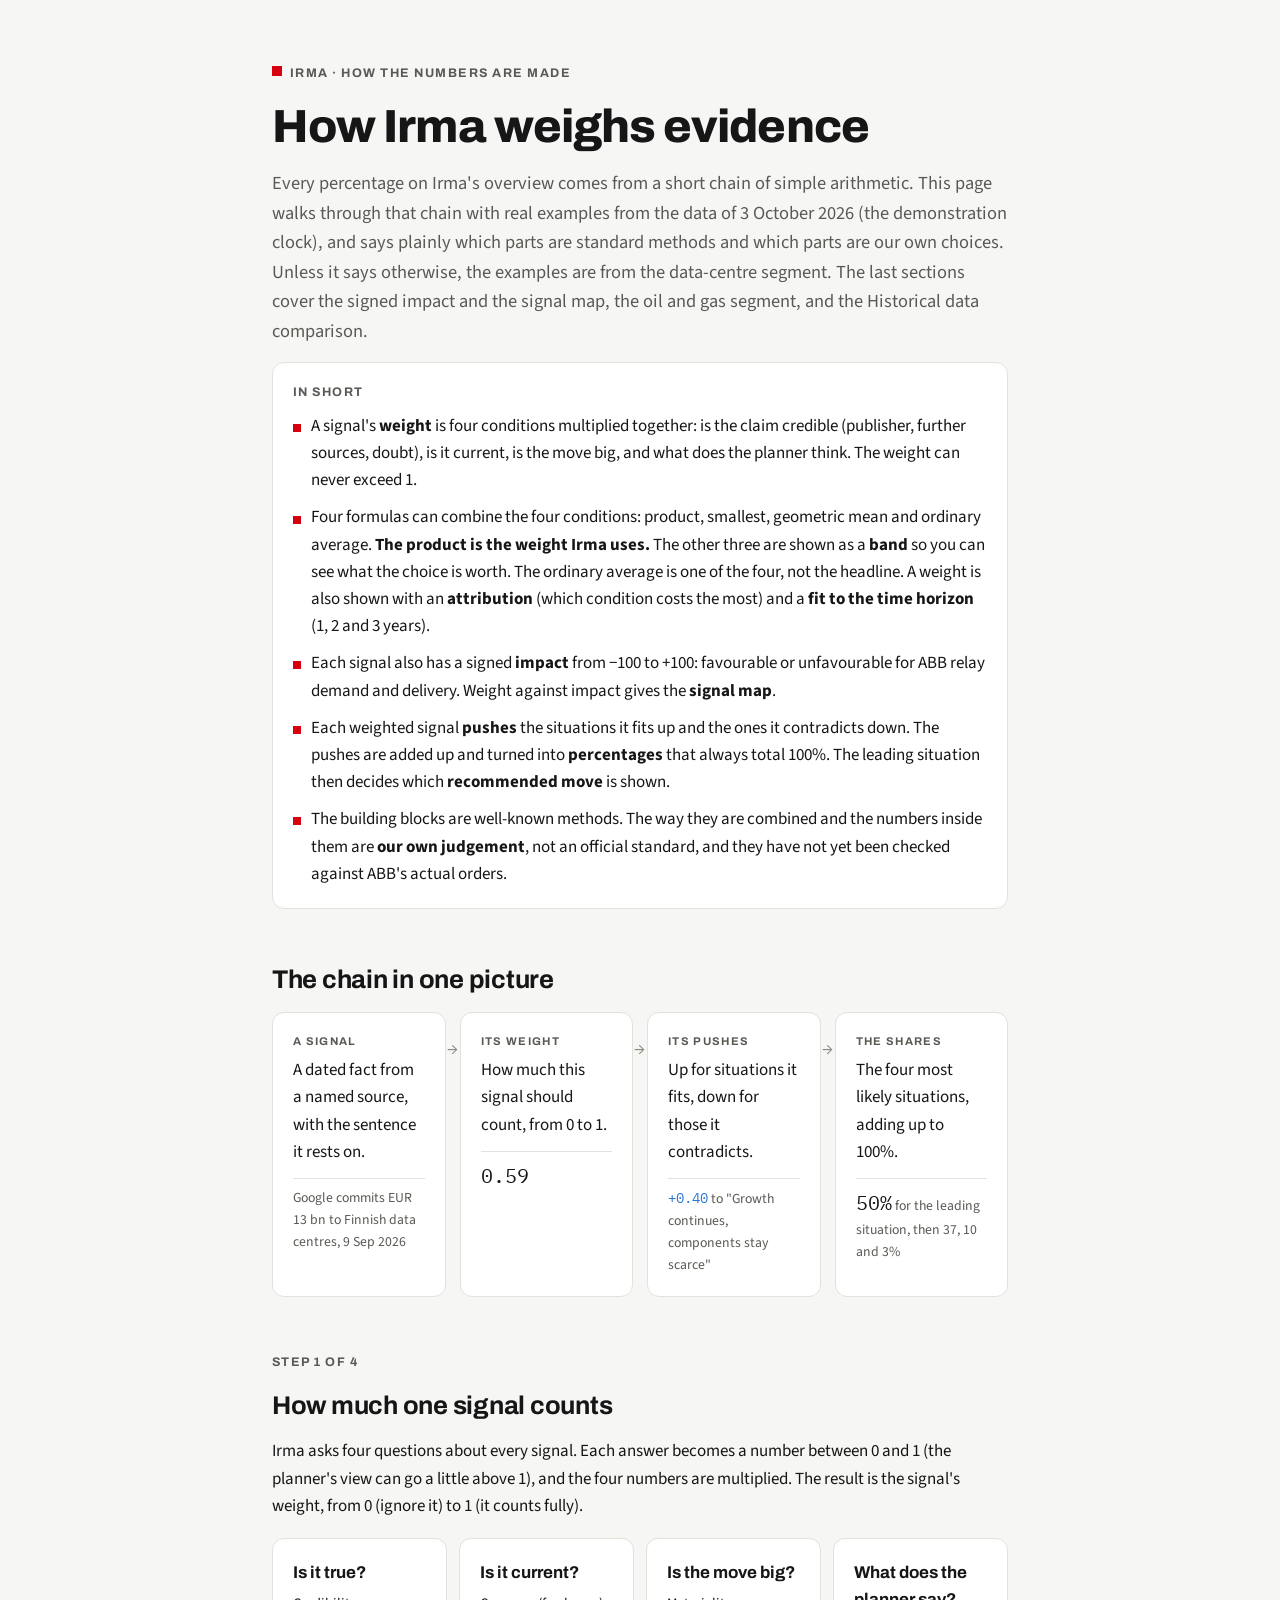
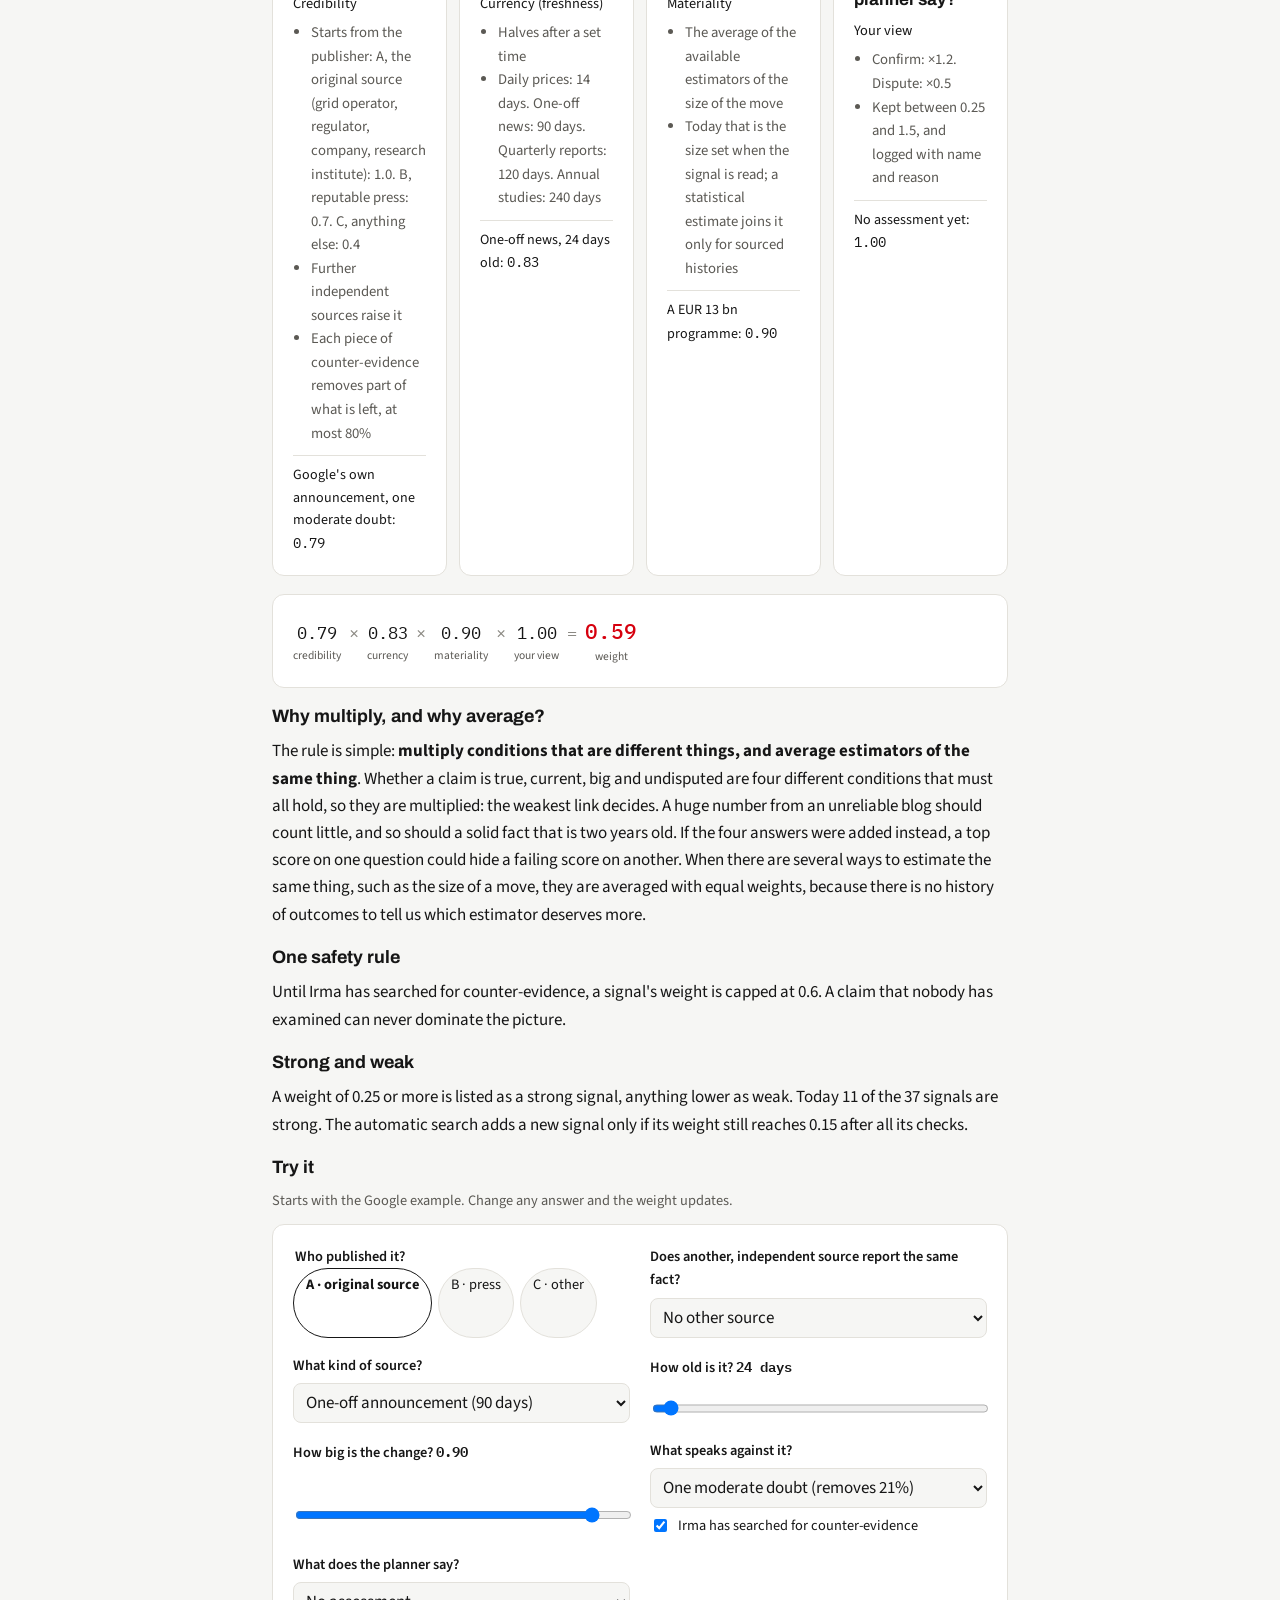
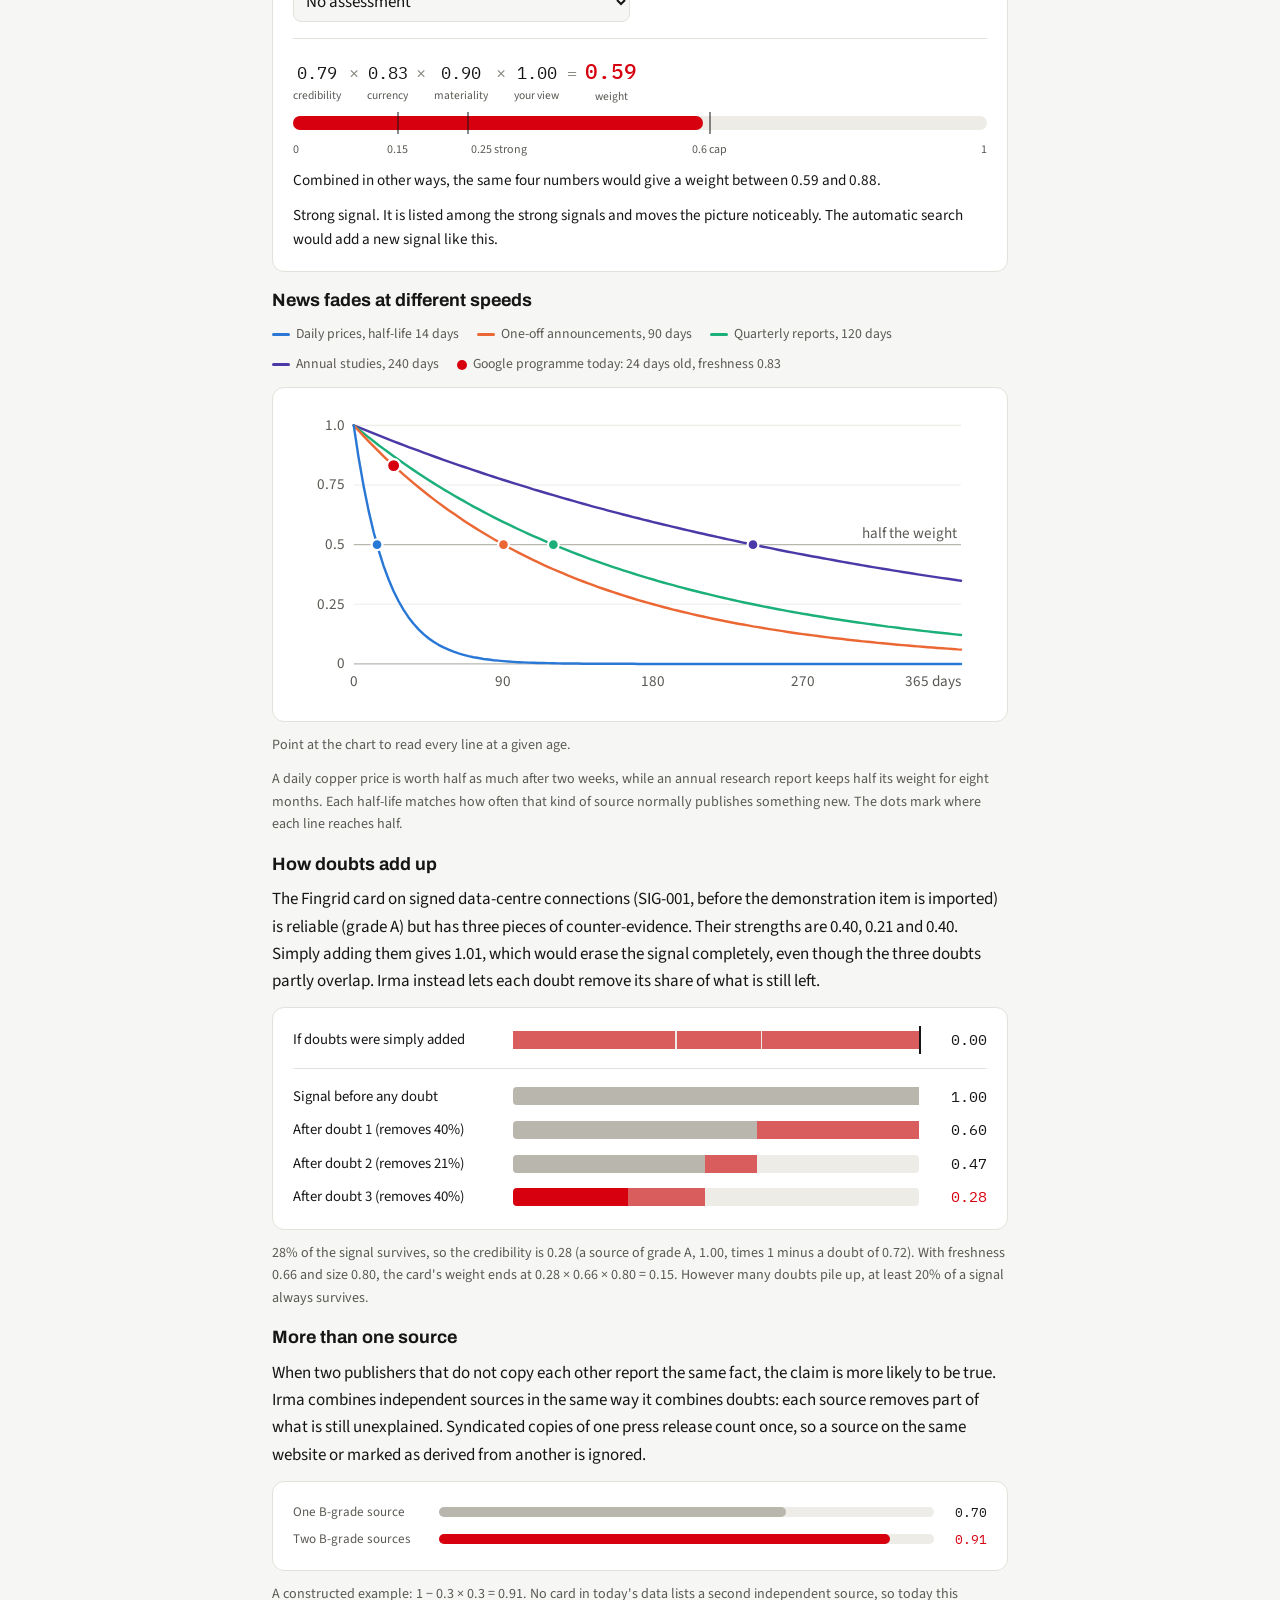
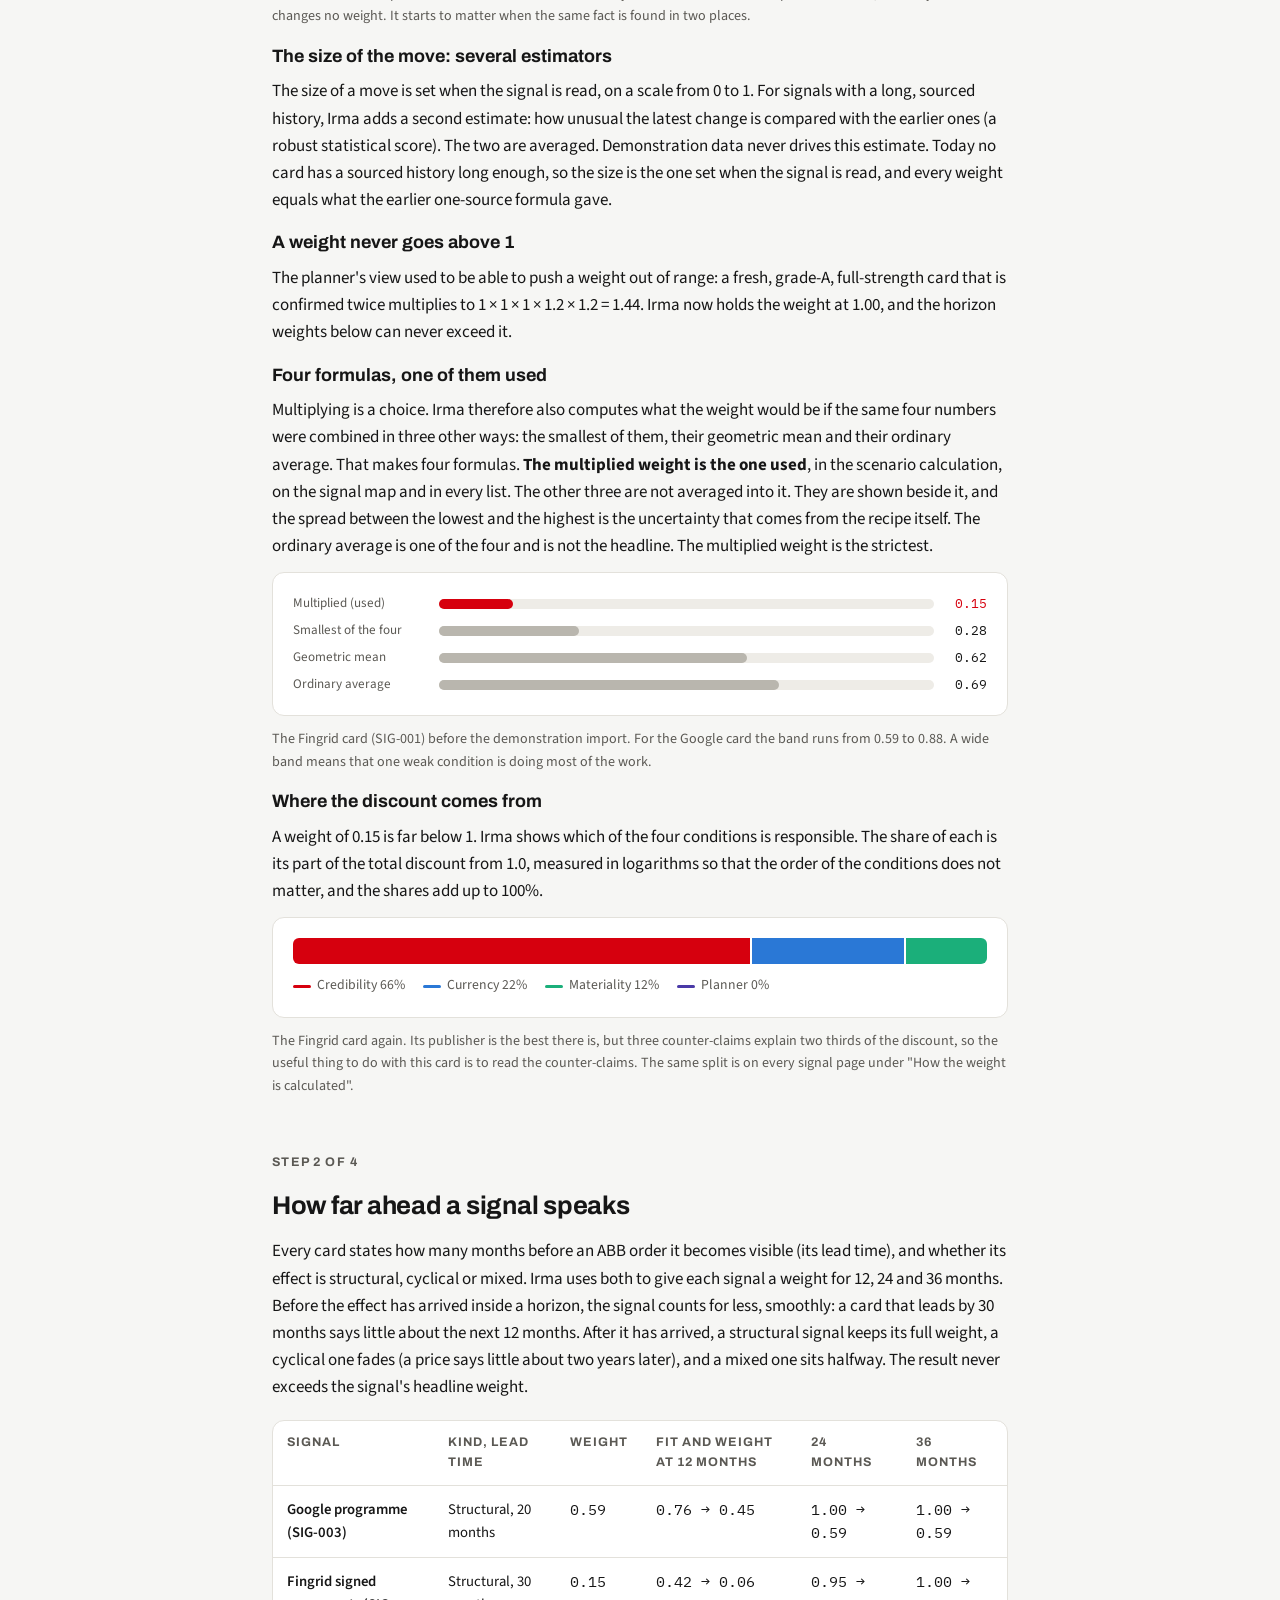
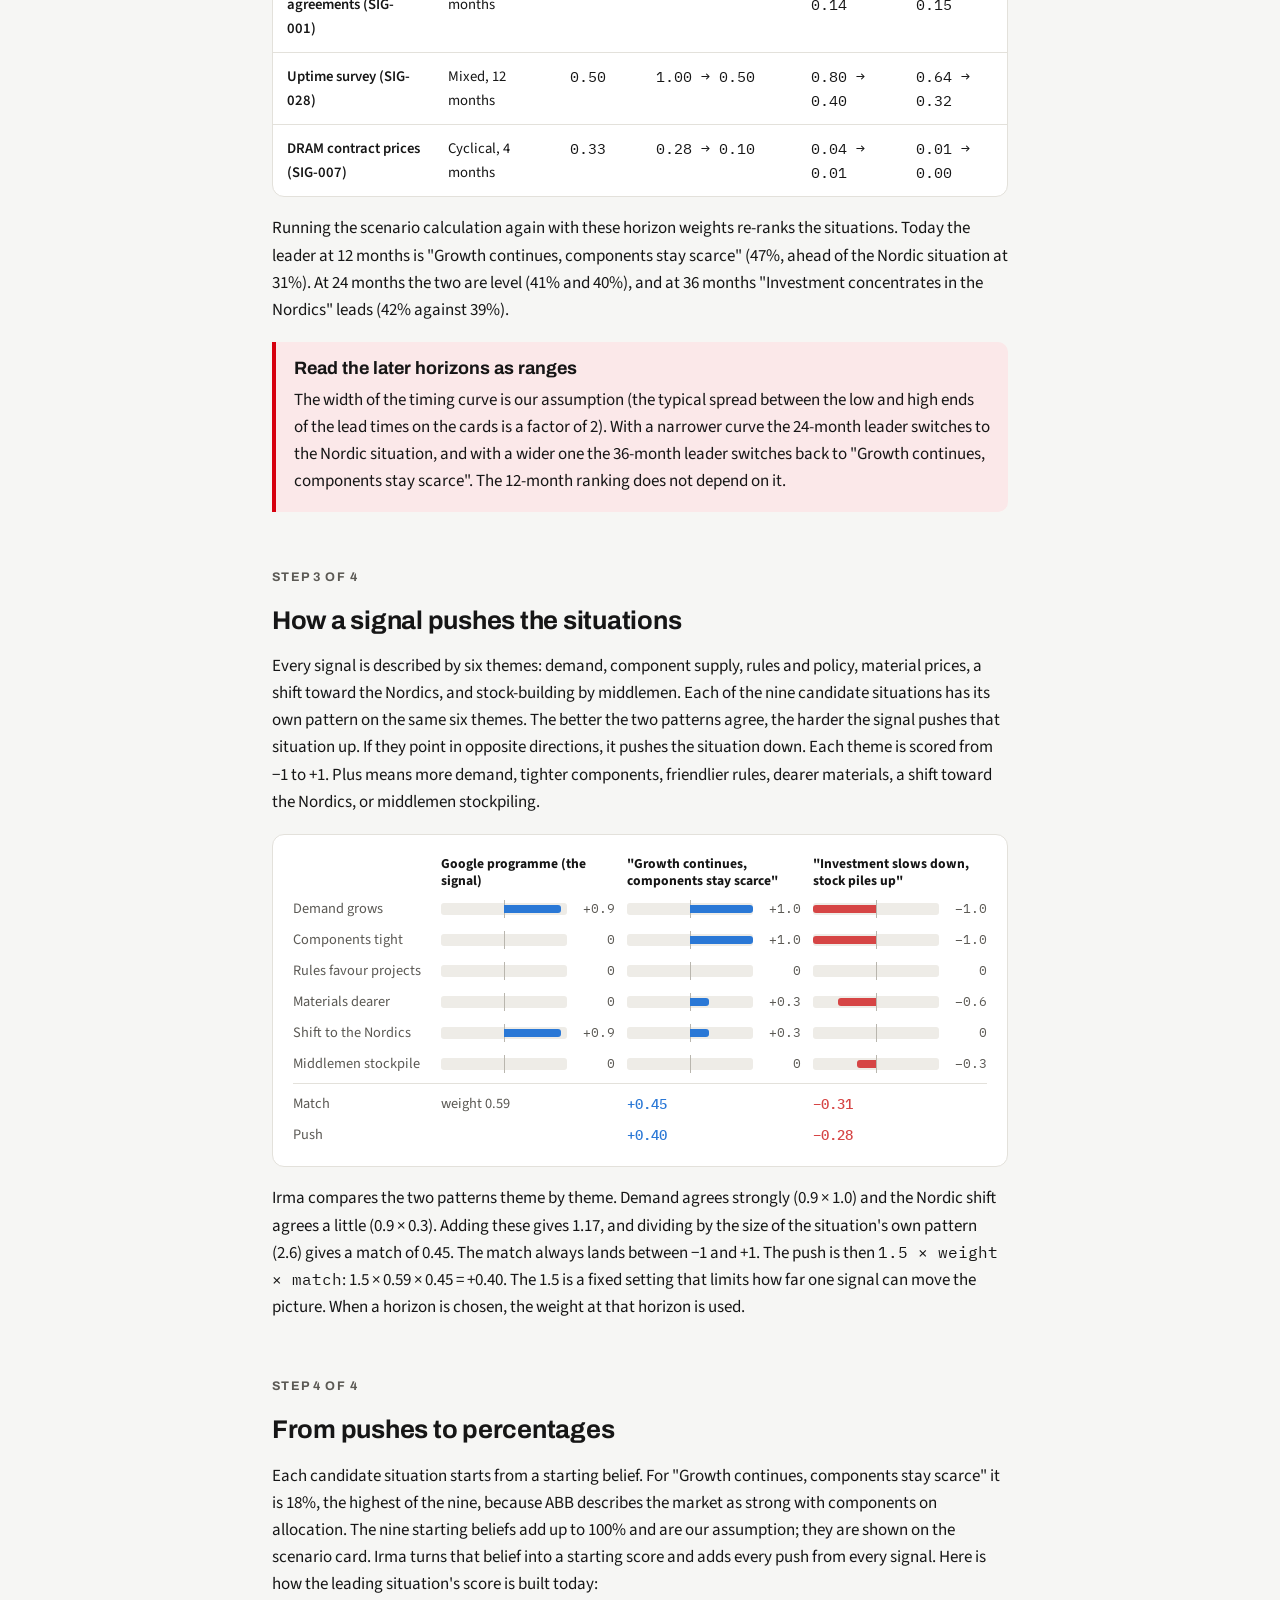
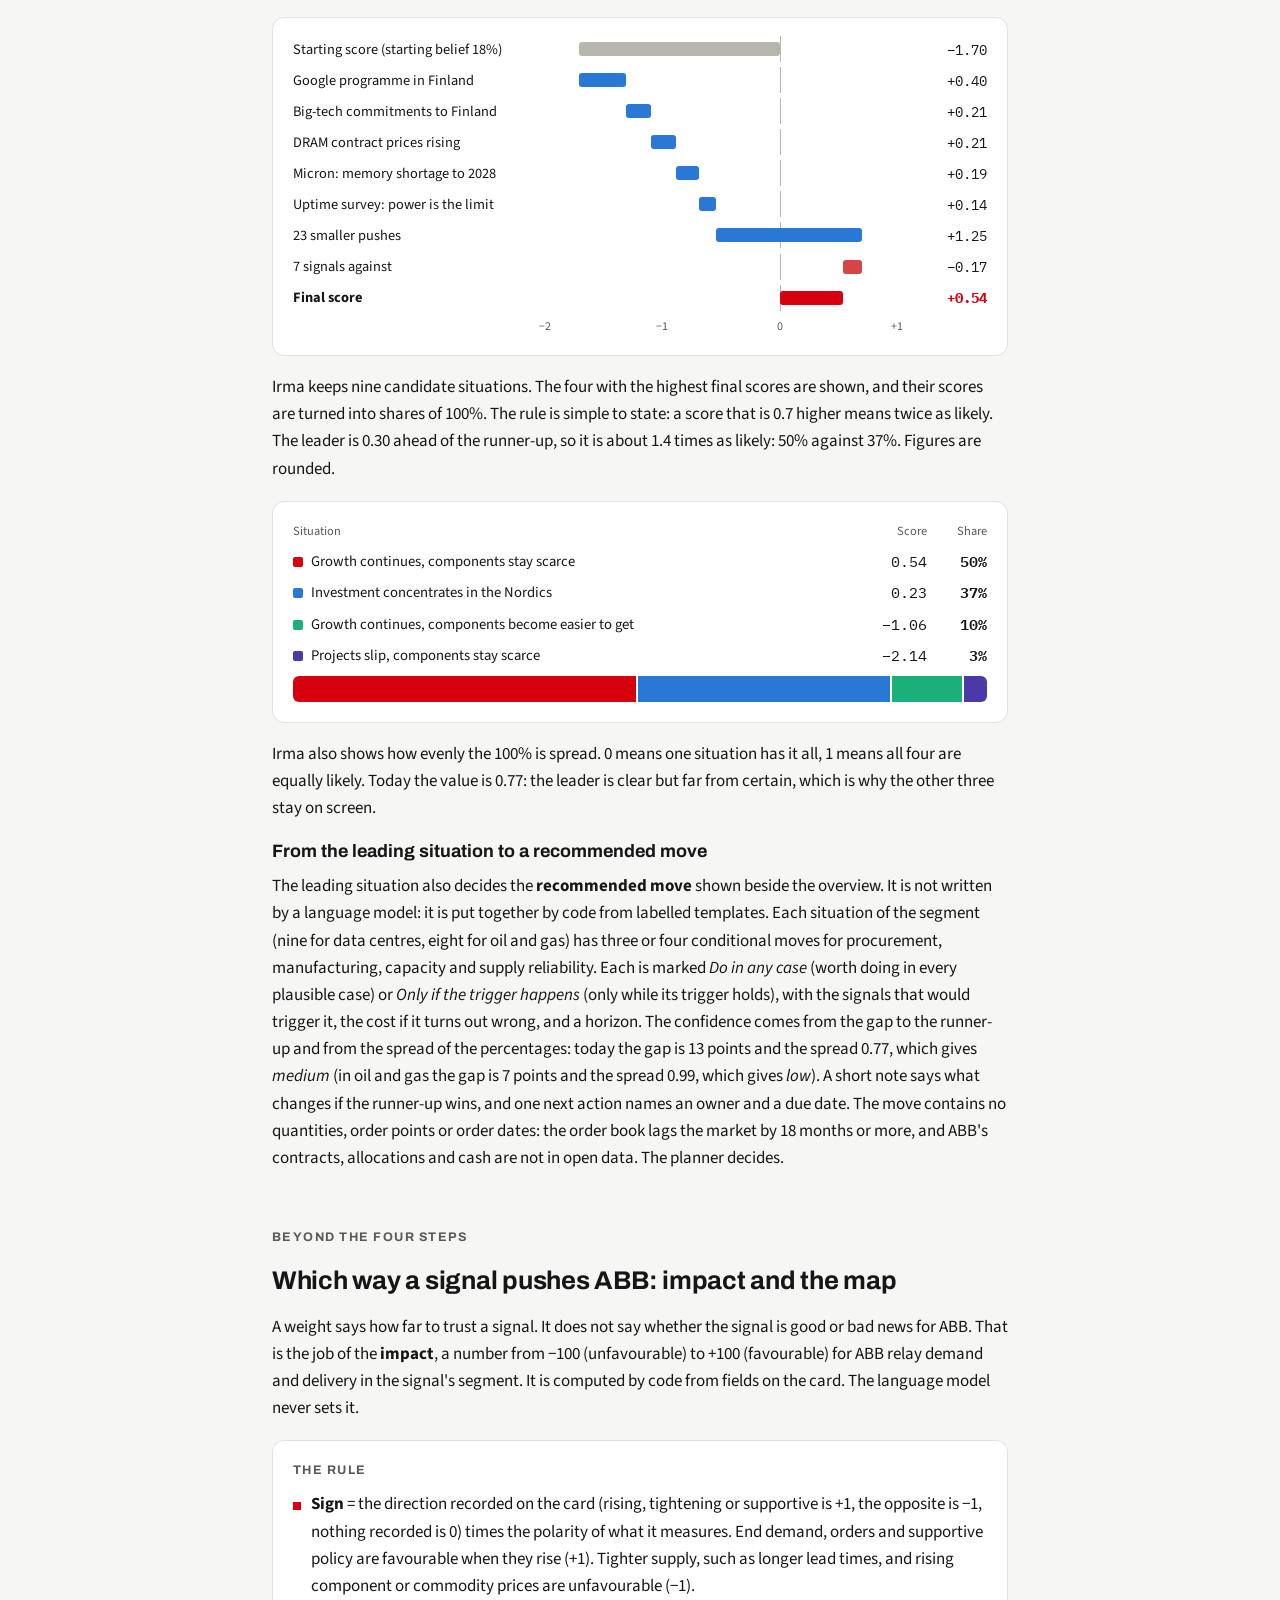
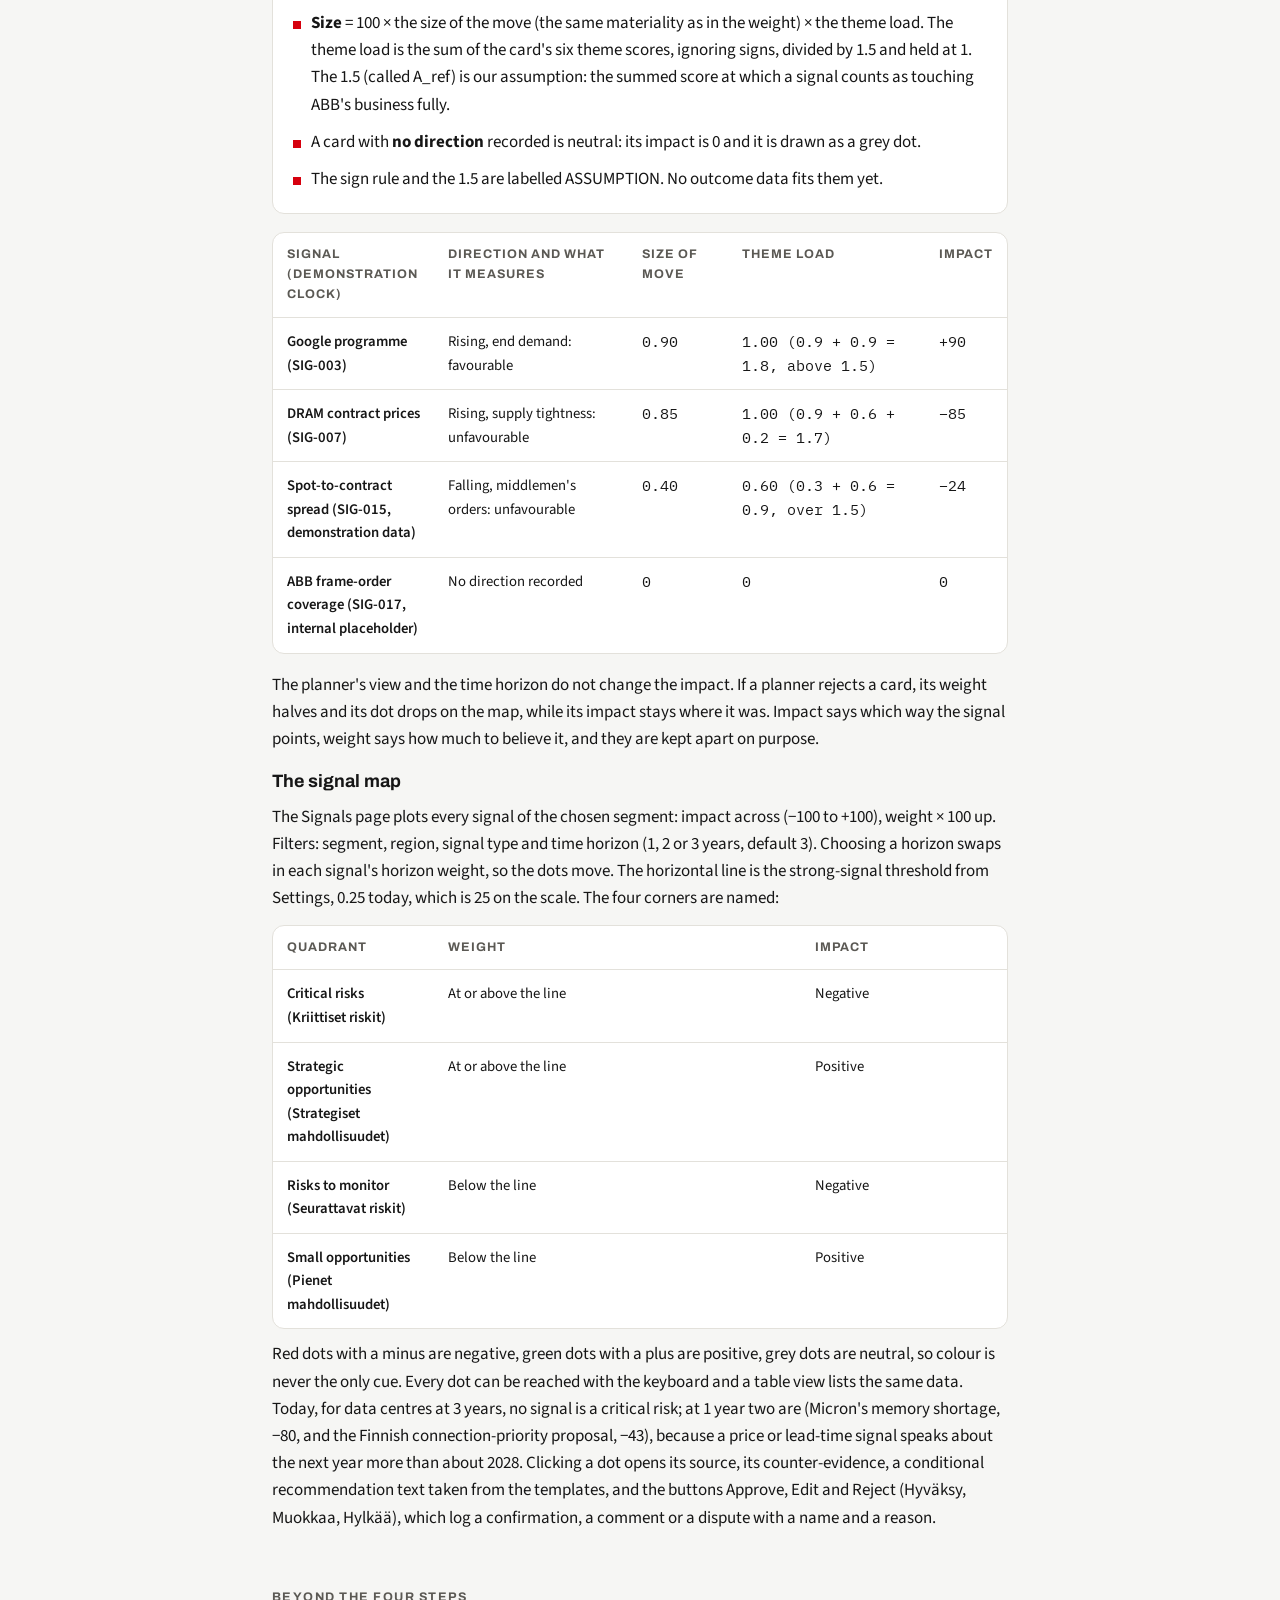
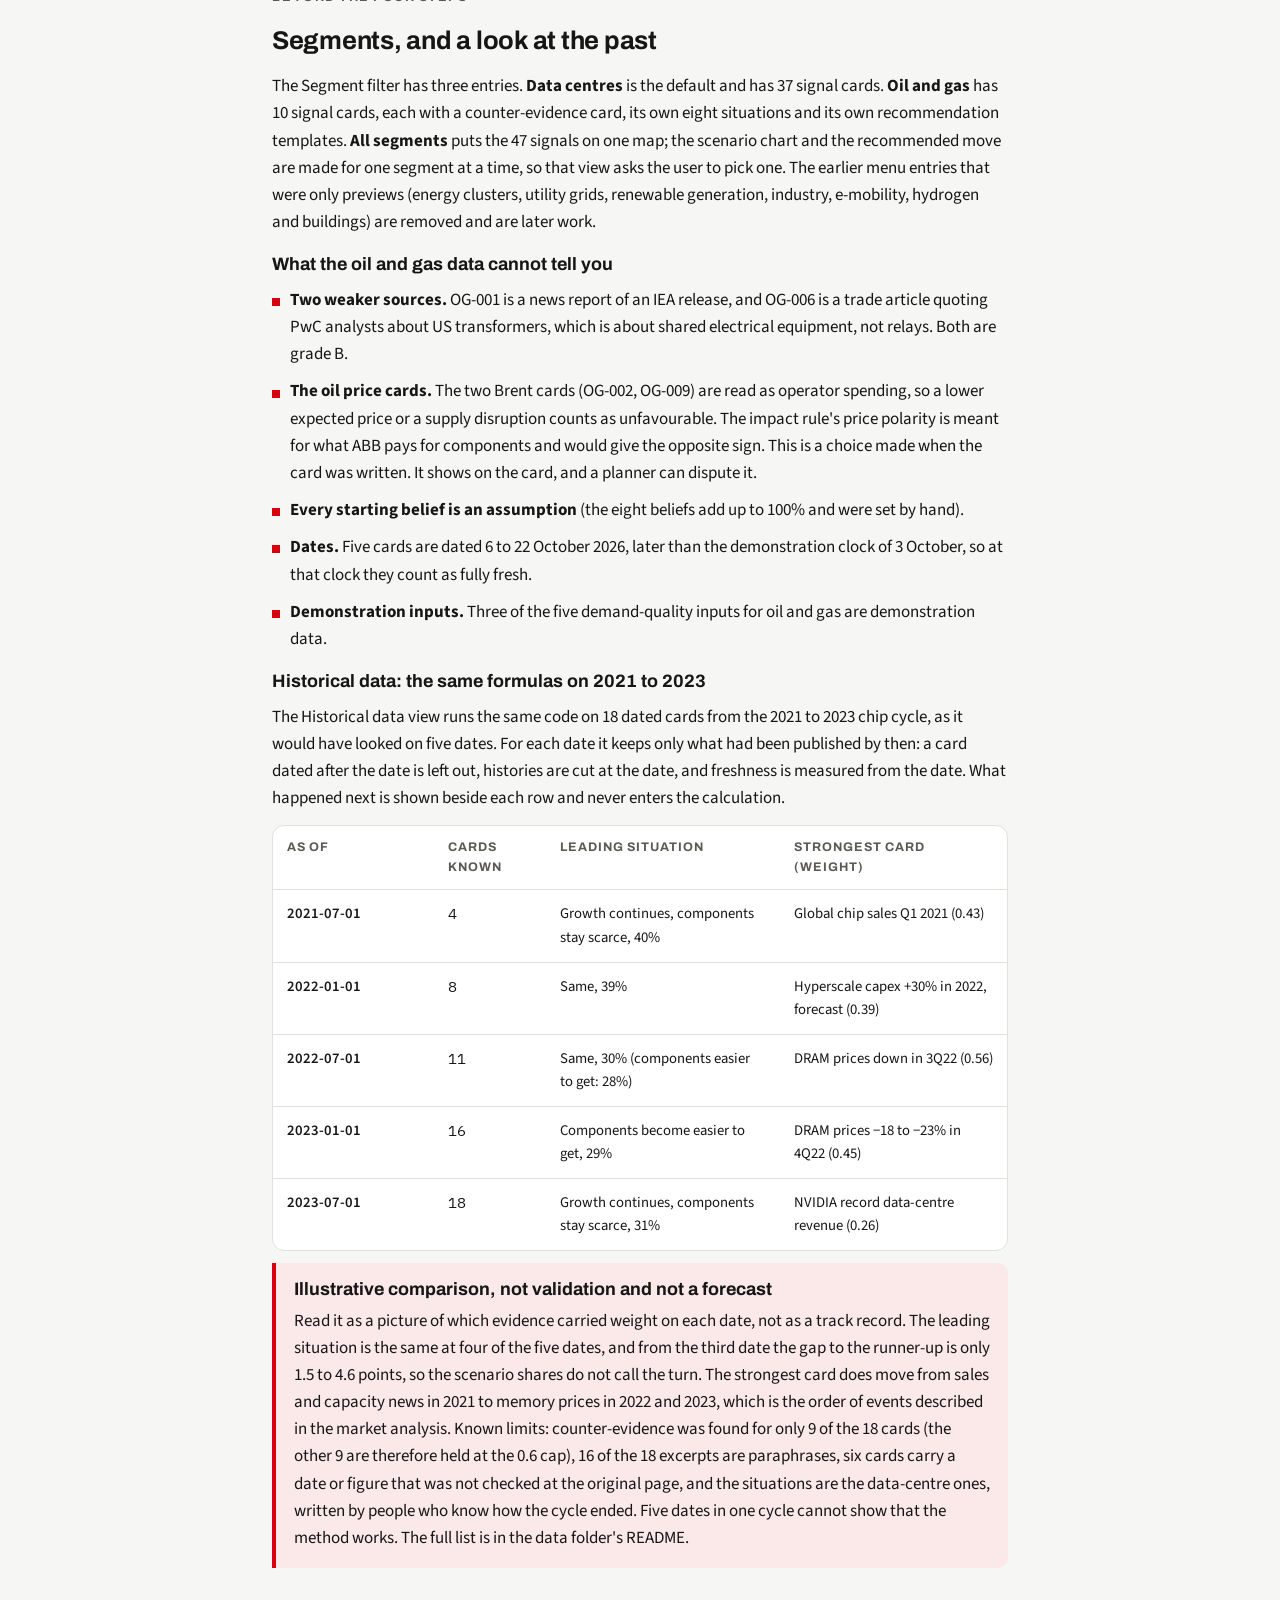
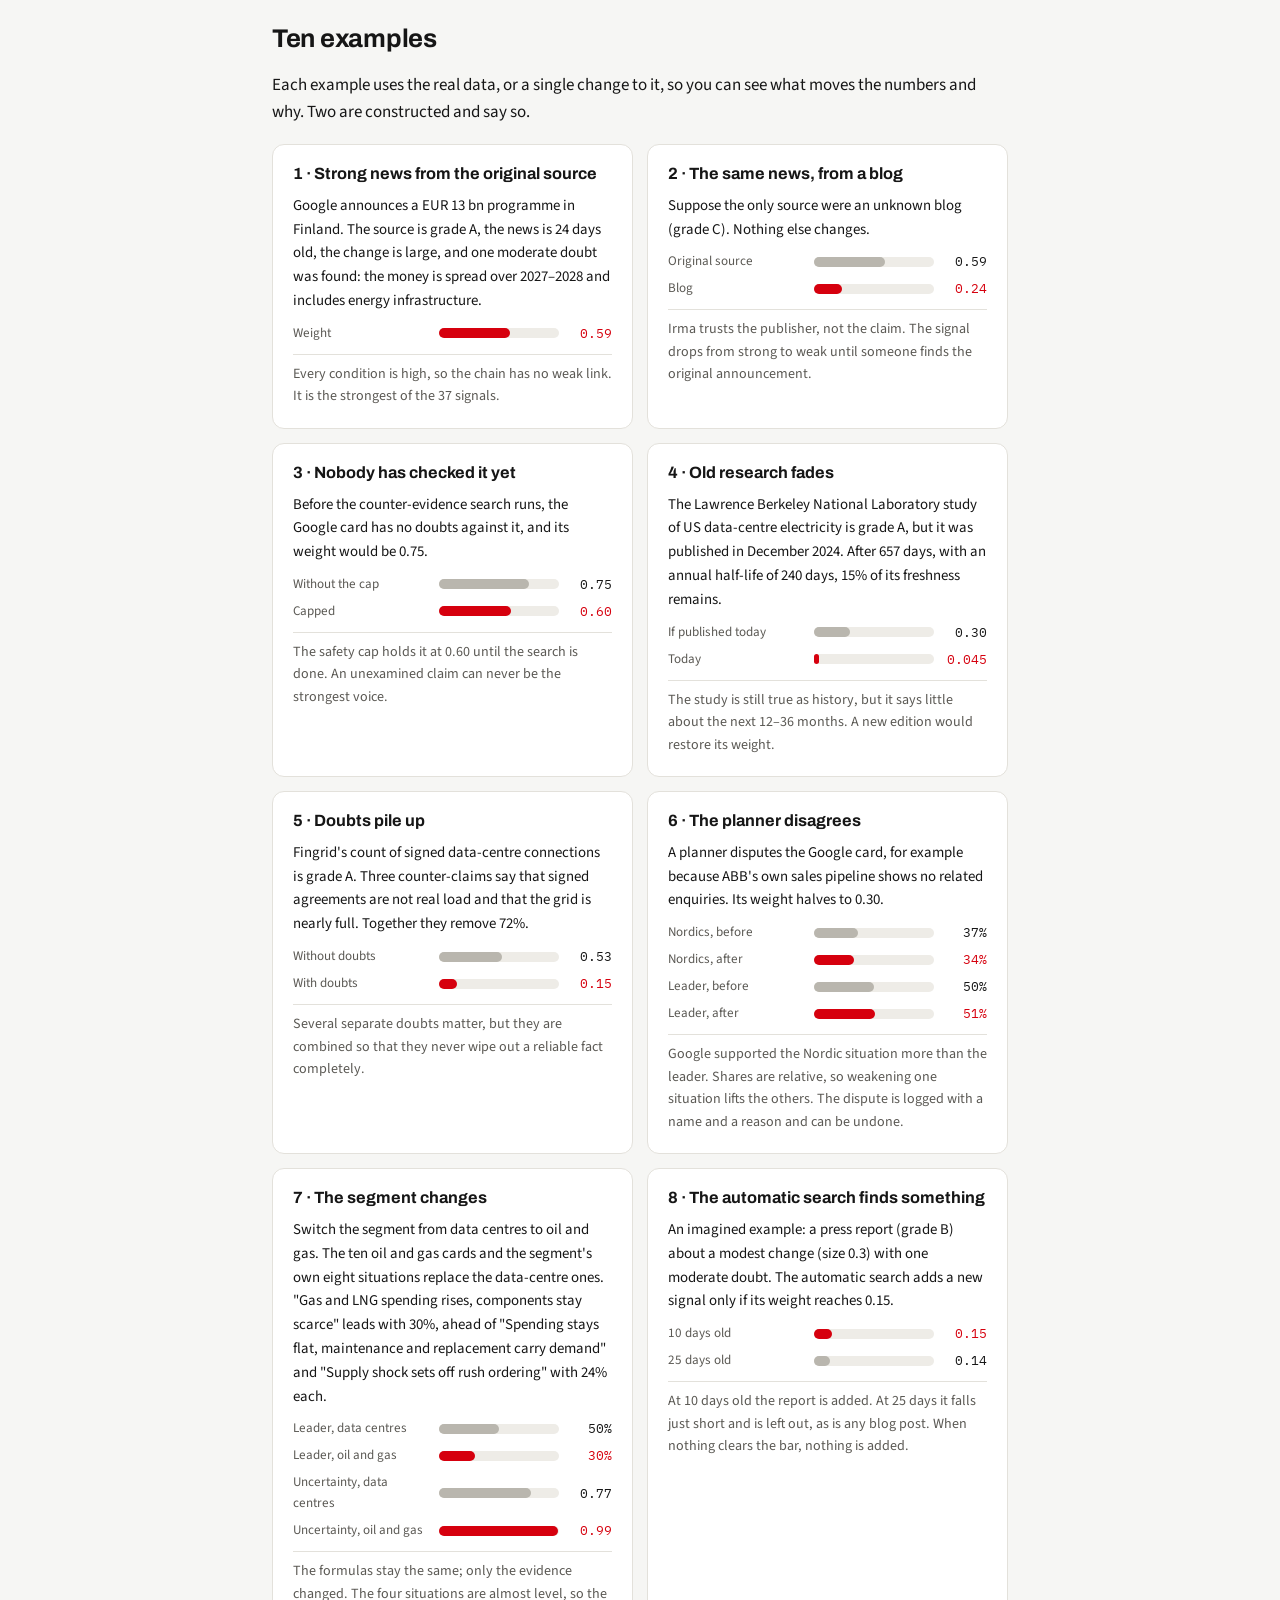
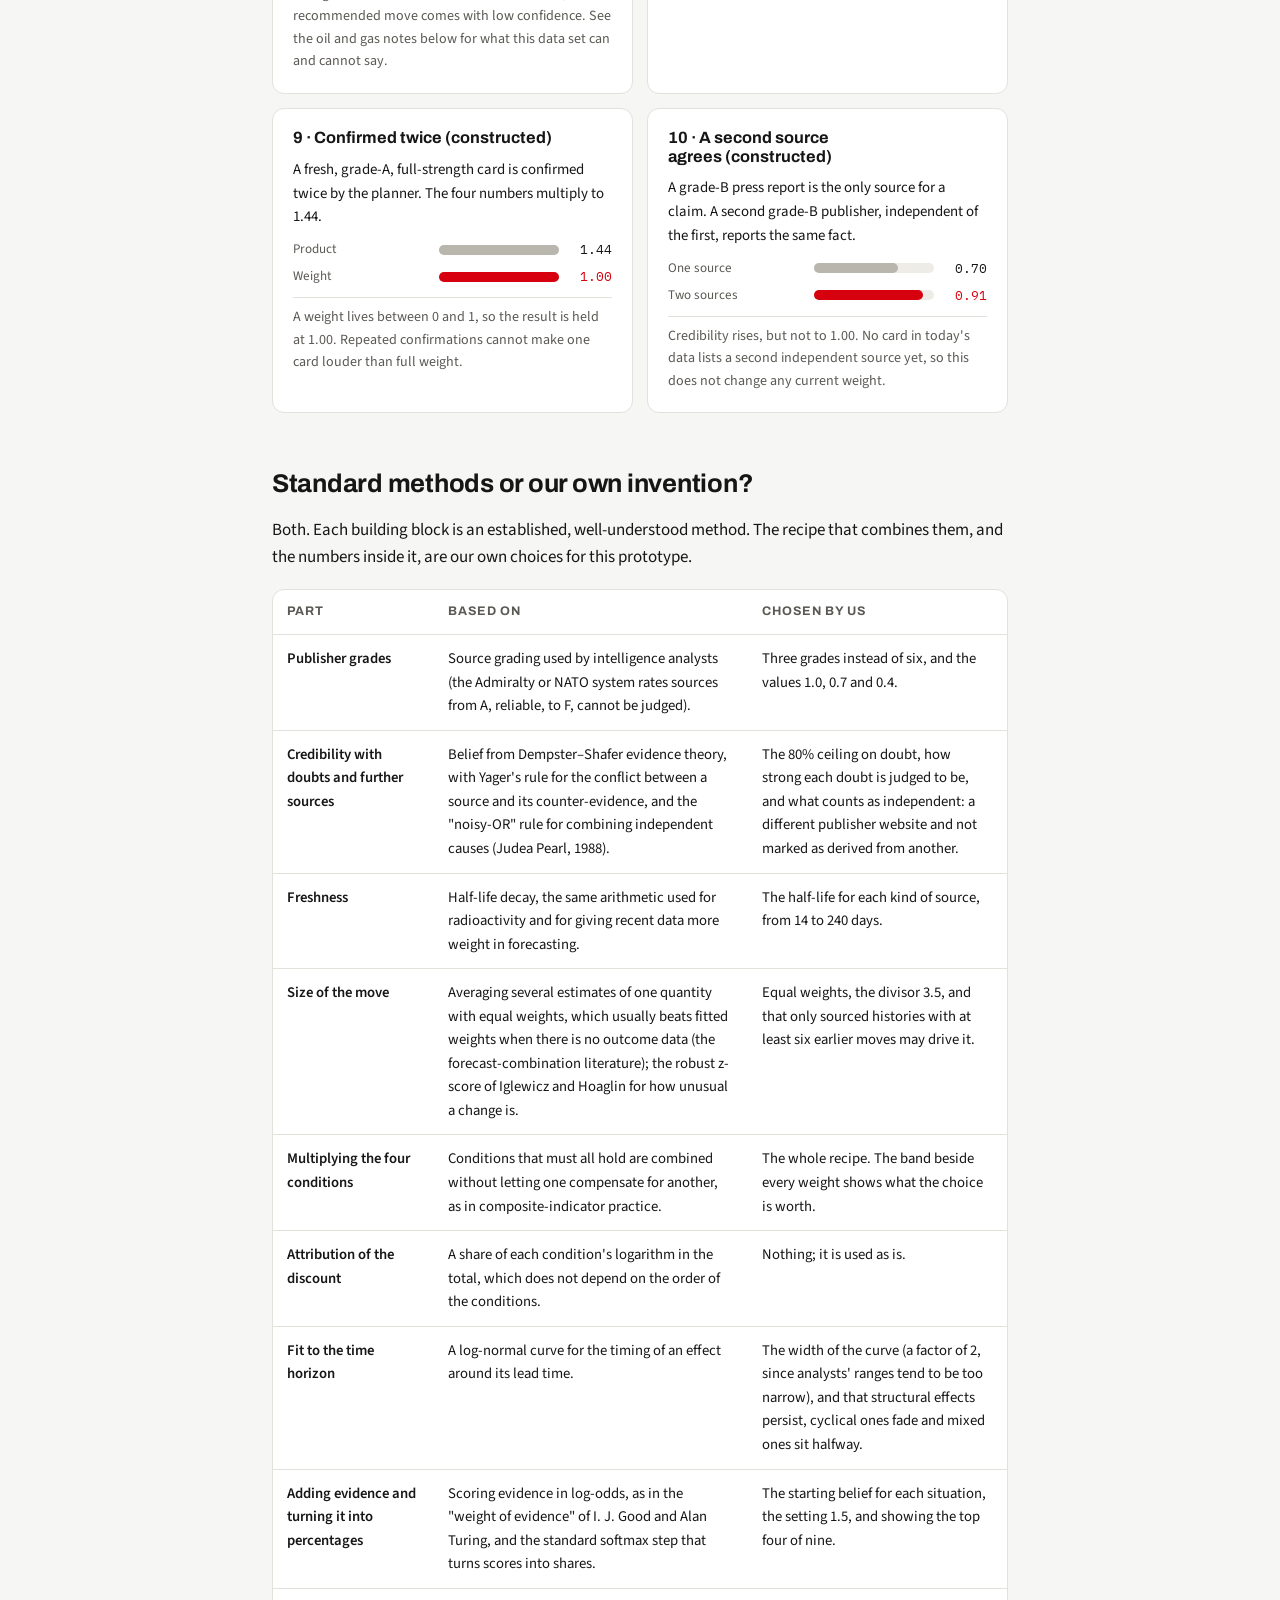
<file: docs/how-irma-weighs-evidence.html>
<!doctype html>
<html lang="en">
<head>
<meta charset="utf-8">
<meta name="viewport" content="width=device-width,initial-scale=1">
<title>How Irma Weighs Evidence</title>
<link rel="preconnect" href="https://fonts.googleapis.com">
<link rel="preconnect" href="https://fonts.gstatic.com" crossorigin>
<link href="https://fonts.googleapis.com/css2?family=Archivo:wght@500;700;800&family=Source+Sans+3:ital,wght@0,400;0,600;0,700;1,400&family=IBM+Plex+Mono:wght@400;500&display=swap" rel="stylesheet">
<style>
/* Layout: one reading column (about 46rem) on a quiet off-white ground; diagrams sit in white panels;
   ABB red is reserved for the brand mark and for the result in each example, blue/red for pushes up/down. */
:root {
  --bg: #f6f6f4; --surface: #ffffff; --fg: #161616; --muted: #5b5954; --faint: #8b8983; --line: #e3e1db; --grid: #eeece7;
  --accent: #d6000e; --accent-soft: #fbe8e9;
  --for: #2a78d6; --against: #d64545; --neutral: #b9b6ae;
  --s1: #2a78d6; --s2: #eb6834; --s3: #1baf7a; --s4: #4a3aa7;
  --r1: #d6000e; --r2: #2a78d6; --r3: #1baf7a; --r4: #4a3aa7;
  --font-display: "Archivo", "Helvetica Neue", Arial, sans-serif;
  --font-body: "Source Sans 3", "Segoe UI", Helvetica, Arial, sans-serif;
  --font-mono: "IBM Plex Mono", ui-monospace, Menlo, Consolas, monospace;
}
@media (prefers-color-scheme: dark) {
  :root:not([data-theme="light"]) {
    --bg: #111111; --surface: #1a1a19; --fg: #f2f1ed; --muted: #b3b1aa; --faint: #8a8882; --line: #2f2e2b; --grid: #262624;
    --accent: #ff4a54; --accent-soft: #3a1618; --for: #4b93ea; --against: #ec6a6a; --neutral: #5f5d58;
    --s1: #3987e5; --s2: #d95926; --s3: #199e70; --s4: #9085e9;
    --r1: #ff4a54; --r2: #3987e5; --r3: #199e70; --r4: #9085e9;
    color-scheme: dark;
  }
}
:root[data-theme="dark"] {
  --bg: #111111; --surface: #1a1a19; --fg: #f2f1ed; --muted: #b3b1aa; --faint: #8a8882; --line: #2f2e2b; --grid: #262624;
  --accent: #ff4a54; --accent-soft: #3a1618; --for: #4b93ea; --against: #ec6a6a; --neutral: #5f5d58;
  --s1: #3987e5; --s2: #d95926; --s3: #199e70; --s4: #9085e9;
  --r1: #ff4a54; --r2: #3987e5; --r3: #199e70; --r4: #9085e9;
  color-scheme: dark;
}
* { box-sizing: border-box; }
body { background: var(--bg); color: var(--fg); font-family: var(--font-body); font-size: 17px; line-height: 1.6; padding-inline: 20px; padding-block: 0 64px; }
.wrap { max-width: 46rem; margin: 0 auto; display: grid; gap: 56px; }
h1, h2, h3 { font-family: var(--font-display); text-wrap: balance; margin: 0; line-height: 1.15; }
h1 { font-size: clamp(2rem, 5vw, 2.9rem); font-weight: 800; letter-spacing: -0.02em; }
h2 { font-size: 1.6rem; font-weight: 700; letter-spacing: -0.01em; }
h3 { font-size: 1.12rem; font-weight: 700; }
p { margin: 0; }
.eyebrow { font-family: var(--font-display); font-size: 0.78rem; font-weight: 700; letter-spacing: 0.12em; text-transform: uppercase; color: var(--muted); }
.mark { display: inline-block; width: 10px; height: 10px; background: var(--accent); margin-right: 8px; vertical-align: 1px; }
.lede { font-size: 1.15rem; color: var(--muted); }
section { display: grid; gap: 18px; }
.stack { display: grid; gap: 12px; }
.num { font-family: var(--font-mono); font-variant-numeric: tabular-nums; }
.muted { color: var(--muted); }
.small { font-size: 0.9rem; }
.panel { background: var(--surface); border: 1px solid var(--line); border-radius: 12px; padding: 20px; min-width: 0; }
.caption { font-size: 0.88rem; color: var(--muted); }
header.top { padding-top: 56px; display: grid; gap: 16px; }

/* in short */
.short { display: grid; gap: 10px; padding: 0; margin: 0; list-style: none; }
.short li { padding-left: 18px; position: relative; }
.short li::before { content: ""; position: absolute; left: 0; top: 0.65em; width: 8px; height: 8px; background: var(--accent); }

/* flow */
.flow { display: grid; grid-template-columns: repeat(4, minmax(0, 1fr)); gap: 14px; }
.flow .step { position: relative; display: grid; gap: 6px; align-content: start; }
.flow .step:not(:last-child)::after { content: "→"; position: absolute; right: -13px; top: 22px; color: var(--faint); font-size: 1.1rem; }
.step .eyebrow { font-size: 0.7rem; }
.step .ex { margin-top: 6px; padding-top: 8px; border-top: 1px solid var(--line); font-size: 0.86rem; color: var(--muted); }
.step .big { font-family: var(--font-mono); font-size: 1.25rem; color: var(--fg); }

/* factors */
.factors { display: grid; grid-template-columns: repeat(auto-fit, minmax(160px, 1fr)); gap: 12px; }
.factor { display: grid; gap: 6px; align-content: start; }
.factor .q { font-family: var(--font-display); font-weight: 700; }
.factor ul { margin: 0; padding-left: 1.1rem; font-size: 0.92rem; color: var(--muted); }
.factor .ex { font-size: 0.88rem; border-top: 1px solid var(--line); padding-top: 8px; margin-top: 4px; }
.equation { display: flex; flex-wrap: wrap; align-items: baseline; gap: 6px 8px; font-family: var(--font-mono); font-size: 1.05rem; }
.equation .op { color: var(--faint); }
.equation .result { color: var(--accent); font-weight: 500; font-size: 1.3rem; }
.equation .lbl { display: block; font-family: var(--font-body); font-size: 0.72rem; color: var(--muted); }
.term { display: grid; text-align: center; }

/* calculator */
.calc { display: grid; grid-template-columns: repeat(2, minmax(0, 1fr)); gap: 16px 20px; }
.calc .field { display: grid; gap: 6px; min-width: 0; }
.calc label, .calc legend { font-size: 0.9rem; font-weight: 600; }
.calc fieldset { border: 0; padding: 0; margin: 0; display: grid; gap: 6px; }
.seg { display: flex; flex-wrap: wrap; gap: 6px; }
.seg label { font-weight: 400; border: 1px solid var(--line); border-radius: 999px; padding: 4px 12px; cursor: pointer; background: var(--bg); }
.seg input { position: absolute; opacity: 0; pointer-events: none; }
.seg input:checked + span { font-weight: 700; }
.seg label:has(input:checked) { border-color: var(--fg); background: var(--surface); }
.seg label:focus-within { outline: 2px solid var(--for); outline-offset: 2px; }
.calc select, .calc input[type=range] { width: 100%; font: inherit; }
.calc select { padding: 6px 8px; border-radius: 8px; border: 1px solid var(--line); background: var(--bg); color: var(--fg); }
.calc .check { display: flex; gap: 8px; align-items: center; font-weight: 400; }
.calc-out { grid-column: 1 / -1; display: grid; gap: 10px; border-top: 1px solid var(--line); padding-top: 16px; }
.wbar { position: relative; height: 14px; background: var(--grid); border-radius: 7px; }
.wbar .fill { position: absolute; left: 0; top: 0; bottom: 0; background: var(--accent); border-radius: 7px; transition: width 0.2s; }
.wbar .tick { position: absolute; top: -4px; bottom: -4px; width: 2px; background: var(--fg); opacity: 0.5; }
.wticks { position: relative; height: 18px; font-size: 0.75rem; color: var(--muted); }
.wticks span { position: absolute; transform: translateX(-50%); white-space: nowrap; }
.status { font-size: 0.95rem; }

/* freshness chart */
.chart-scroll { overflow-x: auto; }
.chart-scroll svg { display: block; width: 100%; height: auto; }
.legend { display: flex; flex-wrap: wrap; gap: 8px 18px; font-size: 0.86rem; color: var(--muted); }
.legend .key { display: inline-block; width: 18px; height: 3px; border-radius: 2px; vertical-align: middle; margin-right: 6px; }
svg .gridline { stroke: var(--grid); stroke-width: 1; }
svg .axis { stroke: var(--neutral); stroke-width: 1; }
svg .t { fill: var(--muted); font-family: var(--font-body); font-size: 14px; }
svg .t-strong { fill: var(--fg); font-family: var(--font-body); font-size: 12px; font-weight: 600; }
svg .ln { fill: none; stroke-width: 2.25; stroke-linecap: round; stroke-linejoin: round; }
.c1 { stroke: var(--s1); } .c2 { stroke: var(--s2); } .c3 { stroke: var(--s3); } .c4 { stroke: var(--s4); }
.f1 { fill: var(--s1); } .f2 { fill: var(--s2); } .f3 { fill: var(--s3); } .f4 { fill: var(--s4); }
svg .dot-ring { stroke: var(--surface); stroke-width: 2; }
svg .hl { fill: var(--accent); }

/* doubts */
.doubt-rows { display: grid; gap: 10px; }
.drow { display: grid; grid-template-columns: 13rem minmax(0, 1fr) 3.5rem; gap: 12px; align-items: center; font-size: 0.92rem; }
.dtrack { position: relative; height: 18px; background: var(--grid); border-radius: 4px; overflow: visible; }
.dtrack .seg-bar { position: absolute; top: 0; bottom: 0; }
.dtrack .left { background: var(--neutral); border-radius: 4px 0 0 4px; }
.dtrack .removed { background: var(--against); opacity: 0.85; }
.dtrack .end { position: absolute; top: -5px; bottom: -5px; width: 2px; background: var(--fg); }
.drow .v { text-align: right; font-family: var(--font-mono); }
.drow.result .v { color: var(--accent); }
.dsep { height: 1px; background: var(--line); margin: 6px 0; }

/* fingerprints */
.fp { display: grid; grid-template-columns: 8.5rem repeat(3, minmax(0, 1fr)); gap: 8px 12px; align-items: center; font-size: 0.9rem; }
.fp .h { font-weight: 700; font-size: 0.85rem; line-height: 1.25; align-self: end; }
.fp .theme { color: var(--muted); }
.dv { display: grid; grid-template-columns: minmax(0, 1fr) 2.6rem; gap: 6px; align-items: center; }
.dv .track { position: relative; height: 12px; background: var(--grid); border-radius: 3px; }
.dv .track::before { content: ""; position: absolute; left: 50%; top: -3px; bottom: -3px; width: 1px; background: var(--neutral); }
.dv .bar { position: absolute; top: 2px; bottom: 2px; }
.dv .pos { left: 50%; background: var(--for); border-radius: 0 3px 3px 0; }
.dv .neg { right: 50%; background: var(--against); border-radius: 3px 0 0 3px; }
.dv .v { font-family: var(--font-mono); font-size: 0.82rem; text-align: right; color: var(--muted); }
.fp .rule { grid-column: 1 / -1; height: 1px; background: var(--line); }
.fp .short { display: none; }
p .num { font-size: 0.92em; }
.fp .total { font-family: var(--font-mono); font-weight: 500; }
.fp .total.up { color: var(--for); } .fp .total.down { color: var(--against); }

/* waterfall and shares */
.wf { display: grid; gap: 8px; }
.wf-row { display: grid; grid-template-columns: 14rem minmax(0, 1fr) 3.4rem; gap: 12px; align-items: center; font-size: 0.9rem; }
.wf-track { position: relative; height: 18px; }
.wf-zero { position: absolute; top: -4px; bottom: -4px; width: 1px; background: var(--neutral); }
.wf-bar { position: absolute; top: 2px; bottom: 2px; border-radius: 3px; }
.wf-bar.start { background: var(--neutral); } .wf-bar.up { background: var(--for); } .wf-bar.down { background: var(--against); } .wf-bar.final { background: var(--accent); }
.wf-row .v { text-align: right; font-family: var(--font-mono); }
.wf-row.final { font-weight: 700; } .wf-row.final .v { color: var(--accent); }
.wf-axis { position: relative; height: 18px; font-size: 0.75rem; color: var(--muted); }
.wf-axis span { position: absolute; transform: translateX(-50%); }
.scores { display: grid; gap: 8px; }
.sc-row { display: grid; grid-template-columns: minmax(0, 1fr) 4rem 3rem; gap: 12px; align-items: center; font-size: 0.92rem; }
.sc-name { display: flex; gap: 8px; align-items: baseline; min-width: 0; }
.sw { flex: none; width: 10px; height: 10px; border-radius: 2px; transform: translateY(1px); }
.b1 { background: var(--r1); } .b2 { background: var(--r2); } .b3 { background: var(--r3); } .b4 { background: var(--r4); }
.sc-row .v { text-align: right; font-family: var(--font-mono); }
.sc-row .p { text-align: right; font-family: var(--font-mono); font-weight: 600; }
.sc-head { font-size: 0.78rem; color: var(--muted); }
.shares { display: flex; height: 26px; border-radius: 6px; overflow: hidden; gap: 2px; background: var(--surface); }
.shares span { display: block; height: 100%; }

/* examples */
.cases { display: grid; grid-template-columns: repeat(2, minmax(0, 1fr)); gap: 14px; }
.case { display: grid; gap: 10px; align-content: start; }
.case h3 { font-size: 1.02rem; }
.case .what { font-size: 0.93rem; }
.case .why { font-size: 0.88rem; color: var(--muted); border-top: 1px solid var(--line); padding-top: 8px; }
.mini { display: grid; gap: 6px; }
.mini-row { display: grid; grid-template-columns: 8.6rem minmax(0, 1fr) 2.8rem; gap: 8px; align-items: center; font-size: 0.82rem; color: var(--muted); }
.mini-track { position: relative; height: 10px; background: var(--grid); border-radius: 5px; }
.mini-track span { position: absolute; left: 0; top: 0; bottom: 0; border-radius: 5px; }
.mini-track .before { background: var(--neutral); } .mini-track .after { background: var(--accent); }
.mini-row .v { text-align: right; font-family: var(--font-mono); color: var(--fg); }
.mini-row.after-row .v { color: var(--accent); }
.kv { font-family: var(--font-mono); font-size: 0.82rem; color: var(--muted); }

/* table */
.table-scroll { overflow-x: auto; border: 1px solid var(--line); border-radius: 12px; background: var(--surface); }
table { width: 100%; border-collapse: collapse; font-size: 0.92rem; }
th, td { text-align: left; vertical-align: top; padding: 12px 14px; border-bottom: 1px solid var(--line); }
th { font-family: var(--font-display); font-size: 0.78rem; letter-spacing: 0.08em; text-transform: uppercase; color: var(--muted); font-weight: 700; }
tr:last-child td { border-bottom: 0; }
td:first-child { font-weight: 600; width: 22%; }
.verdict { padding: 16px 18px; border-left: 4px solid var(--accent); background: var(--accent-soft); border-radius: 0 10px 10px 0; display: grid; gap: 8px; }
ol.steps { margin: 0; padding-left: 1.3rem; display: grid; gap: 8px; }
footer { font-size: 0.85rem; color: var(--muted); border-top: 1px solid var(--line); padding-top: 16px; }
:focus-visible { outline: 2px solid var(--for); outline-offset: 2px; }

@media (max-width: 760px) {
  .flow { grid-template-columns: 1fr 1fr; }
  .flow .step:nth-child(2)::after { display: none; }
  .cases { grid-template-columns: 1fr; }
  .calc { grid-template-columns: 1fr; }
}
@media (max-width: 520px) {
  body { font-size: 16px; }
  table, tbody, tr, td { display: block; } thead { display: none; } td { border-bottom: 0; padding: 4px 14px; } td:first-child { width: auto; padding-top: 14px; } tr { border-bottom: 1px solid var(--line); padding-bottom: 10px; }
  td[data-label]::before { content: attr(data-label) ": "; font-weight: 700; color: var(--muted); }
  .flow { grid-template-columns: 1fr; }
  .flow .step::after { display: none; }
  .drow { grid-template-columns: 1fr 3rem; } .drow .lbl { grid-column: 1 / -1; }
  .wf-row { grid-template-columns: 1fr 3.2rem; } .wf-row .lbl { grid-column: 1 / -1; }
  .fp { grid-template-columns: 5.6rem repeat(3, minmax(0, 1fr)); font-size: 0.8rem; }
  .fp .full { display: none; } .fp .short { display: inline; }
  .dv { grid-template-columns: 1fr; } .dv .v { text-align: left; }
}
@media (prefers-reduced-motion: reduce) { .wbar .fill { transition: none; } }
</style>

<div class="wrap">
  <header class="top">
    <div class="eyebrow"><span class="mark" aria-hidden="true"></span>Irma · how the numbers are made</div>
    <h1>How Irma weighs evidence</h1>
    <p class="lede">Every percentage on Irma's overview comes from a short chain of simple arithmetic. This page walks through that chain with real examples from the data of 3 October 2026 (the demonstration clock), and says plainly which parts are standard methods and which parts are our own choices. Unless it says otherwise, the examples are from the data-centre segment. The last sections cover the signed impact and the signal map, the oil and gas segment, and the Historical data comparison.</p>
    <div class="panel">
      <div class="eyebrow" style="margin-bottom:10px">In short</div>
      <ul class="short">
        <li>A signal's <strong>weight</strong> is four conditions multiplied together: is the claim credible (publisher, further sources, doubt), is it current, is the move big, and what does the planner think. The weight can never exceed 1.</li>
        <li>Four formulas can combine the four conditions: product, smallest, geometric mean and ordinary average. <strong>The product is the weight Irma uses.</strong> The other three are shown as a <strong>band</strong> so you can see what the choice is worth. The ordinary average is one of the four, not the headline. A weight is also shown with an <strong>attribution</strong> (which condition costs the most) and a <strong>fit to the time horizon</strong> (1, 2 and 3 years).</li>
        <li>Each signal also has a signed <strong>impact</strong> from −100 to +100: favourable or unfavourable for ABB relay demand and delivery. Weight against impact gives the <strong>signal map</strong>.</li>
        <li>Each weighted signal <strong>pushes</strong> the situations it fits up and the ones it contradicts down. The pushes are added up and turned into <strong>percentages</strong> that always total 100%. The leading situation then decides which <strong>recommended move</strong> is shown.</li>
        <li>The building blocks are well-known methods. The way they are combined and the numbers inside them are <strong>our own judgement</strong>, not an official standard, and they have not yet been checked against ABB's actual orders.</li>
      </ul>
    </div>
  </header>

  <section aria-labelledby="chain">
    <h2 id="chain">The chain in one picture</h2>
    <div class="flow">
      <div class="panel step"><span class="eyebrow">A signal</span><span>A dated fact from a named source, with the sentence it rests on.</span><span class="ex">Google commits EUR 13 bn to Finnish data centres, 9 Sep 2026</span></div>
      <div class="panel step"><span class="eyebrow">Its weight</span><span>How much this signal should count, from 0 to 1.</span><span class="ex"><span class="big">0.59</span></span></div>
      <div class="panel step"><span class="eyebrow">Its pushes</span><span>Up for situations it fits, down for those it contradicts.</span><span class="ex"><span class="num" style="color:var(--for)">+0.40</span> to "Growth continues, components stay scarce"</span></div>
      <div class="panel step"><span class="eyebrow">The shares</span><span>The four most likely situations, adding up to 100%.</span><span class="ex"><span class="big">50%</span> for the leading situation, then 37, 10 and 3%</span></div>
    </div>
  </section>

  <section aria-labelledby="s1">
    <div class="eyebrow">Step 1 of 4</div>
    <h2 id="s1">How much one signal counts</h2>
    <p>Irma asks four questions about every signal. Each answer becomes a number between 0 and 1 (the planner's view can go a little above 1), and the four numbers are multiplied. The result is the signal's weight, from 0 (ignore it) to 1 (it counts fully).</p>
    <div class="factors">
      <div class="panel factor"><span class="q">Is it true?</span><span class="small">Credibility</span>
        <ul><li>Starts from the publisher: A, the original source (grid operator, regulator, company, research institute): 1.0. B, reputable press: 0.7. C, anything else: 0.4</li><li>Further independent sources raise it</li><li>Each piece of counter-evidence removes part of what is left, at most 80%</li></ul>
        <span class="ex">Google's own announcement, one moderate doubt: <span class="num">0.79</span></span></div>
      <div class="panel factor"><span class="q">Is it current?</span><span class="small">Currency (freshness)</span>
        <ul><li>Halves after a set time</li><li>Daily prices: 14 days. One-off news: 90 days. Quarterly reports: 120 days. Annual studies: 240 days</li></ul>
        <span class="ex">One-off news, 24 days old: <span class="num">0.83</span></span></div>
      <div class="panel factor"><span class="q">Is the move big?</span><span class="small">Materiality</span>
        <ul><li>The average of the available estimators of the size of the move</li><li>Today that is the size set when the signal is read; a statistical estimate joins it only for sourced histories</li></ul>
        <span class="ex">A EUR 13 bn programme: <span class="num">0.90</span></span></div>
      <div class="panel factor"><span class="q">What does the planner say?</span><span class="small">Your view</span>
        <ul><li>Confirm: ×1.2. Dispute: ×0.5</li><li>Kept between 0.25 and 1.5, and logged with name and reason</li></ul>
        <span class="ex">No assessment yet: <span class="num">1.00</span></span></div>
    </div>
    <div class="panel equation" aria-label="Google example: 0.79 times 0.83 times 0.90 times 1.00 equals 0.59">
      <span class="term"><span>0.79</span><span class="lbl">credibility</span></span><span class="op">×</span>
      <span class="term"><span>0.83</span><span class="lbl">currency</span></span><span class="op">×</span>
      <span class="term"><span>0.90</span><span class="lbl">materiality</span></span><span class="op">×</span>
      <span class="term"><span>1.00</span><span class="lbl">your view</span></span><span class="op">=</span>
      <span class="term"><span class="result">0.59</span><span class="lbl">weight</span></span>
    </div>

    <div class="stack">
      <h3>Why multiply, and why average?</h3>
      <p>The rule is simple: <strong>multiply conditions that are different things, and average estimators of the same thing</strong>. Whether a claim is true, current, big and undisputed are four different conditions that must all hold, so they are multiplied: the weakest link decides. A huge number from an unreliable blog should count little, and so should a solid fact that is two years old. If the four answers were added instead, a top score on one question could hide a failing score on another. When there are several ways to estimate the same thing, such as the size of a move, they are averaged with equal weights, because there is no history of outcomes to tell us which estimator deserves more.</p>
    </div>
    <div class="stack">
      <h3>One safety rule</h3>
      <p>Until Irma has searched for counter-evidence, a signal's weight is capped at 0.6. A claim that nobody has examined can never dominate the picture.</p>
    </div>
    <div class="stack">
      <h3>Strong and weak</h3>
      <p>A weight of 0.25 or more is listed as a strong signal, anything lower as weak. Today 11 of the 37 signals are strong. The automatic search adds a new signal only if its weight still reaches 0.15 after all its checks.</p>
    </div>

    <div class="stack">
      <h3>Try it</h3>
      <p class="muted small">Starts with the Google example. Change any answer and the weight updates.</p>
      <form class="panel calc" id="calc" aria-label="Weight calculator">
        <fieldset class="field"><legend>Who published it?</legend>
          <div class="seg">
            <label><input type="radio" name="grade" id="grade-a" value="A" checked><span>A · original source</span></label>
            <label><input type="radio" name="grade" id="grade-b" value="B"><span>B · press</span></label>
            <label><input type="radio" name="grade" id="grade-c" value="C"><span>C · other</span></label>
          </div>
        </fieldset>
        <div class="field"><label for="calc-corr">Does another, independent source report the same fact?</label>
          <select id="calc-corr">
            <option value="none" selected>No other source</option>
            <option value="A">Yes, a grade A source</option>
            <option value="B">Yes, a grade B source</option>
          </select></div>
        <div class="field"><label for="calc-freq">What kind of source?</label>
          <select id="calc-freq">
            <option value="14">Daily prices (half-life 14 days)</option>
            <option value="30">Weekly data (30 days)</option>
            <option value="60">Monthly data (60 days)</option>
            <option value="90" selected>One-off announcement (90 days)</option>
            <option value="120">Quarterly report (120 days)</option>
            <option value="240">Annual study (240 days)</option>
          </select></div>
        <div class="field"><label for="calc-age">How old is it? <span class="num" id="calc-age-out">24 days</span></label>
          <input type="range" id="calc-age" min="0" max="730" step="1" value="24"></div>
        <div class="field"><label for="calc-size">How big is the change? <span class="num" id="calc-size-out">0.90</span></label>
          <input type="range" id="calc-size" min="0" max="1" step="0.05" value="0.9"></div>
        <div class="field"><label for="calc-doubt">What speaks against it?</label>
          <select id="calc-doubt">
            <option value="none">Nothing found</option>
            <option value="mild" selected>One moderate doubt (removes 21%)</option>
            <option value="strong">One strong doubt (removes 60%)</option>
            <option value="three">Three doubts, like the Fingrid card (removes 72%)</option>
          </select>
          <label class="check"><input type="checkbox" id="calc-checked" checked> Irma has searched for counter-evidence</label></div>
        <div class="field"><label for="calc-view">What does the planner say?</label>
          <select id="calc-view">
            <option value="1" selected>No assessment</option>
            <option value="1.2">Confirmed</option>
            <option value="1.44">Confirmed twice</option>
            <option value="0.5">Disputed</option>
            <option value="0.25">Disputed twice</option>
          </select></div>
        <div class="calc-out" aria-live="polite">
          <div class="equation" id="calc-eq">
            <span class="term"><span>0.79</span><span class="lbl">credibility</span></span><span class="op">×</span>
            <span class="term"><span>0.83</span><span class="lbl">currency</span></span><span class="op">×</span>
            <span class="term"><span>0.90</span><span class="lbl">materiality</span></span><span class="op">×</span>
            <span class="term"><span>1.00</span><span class="lbl">your view</span></span><span class="op">=</span>
            <span class="term"><span class="result">0.59</span><span class="lbl">weight</span></span>
          </div>
          <div class="wbar" aria-hidden="true"><span class="fill" id="calc-fill" style="width:59.1%"></span><span class="tick" style="left:15%"></span><span class="tick" style="left:25%"></span><span class="tick" style="left:60%"></span></div>
          <div class="wticks" aria-hidden="true"><span style="left:0;transform:none">0</span><span style="left:15%">0.15</span><span style="left:25%;transform:none;padding-left:4px">0.25 strong</span><span style="left:60%">0.6 cap</span><span style="left:100%;transform:translateX(-100%)">1</span></div>
          <p class="status" id="calc-band">Combined in other ways, the same four numbers would give a weight between 0.59 and 0.88.</p>
          <p class="status" id="calc-status">Strong signal. It is listed among the strong signals and moves the picture noticeably. The automatic search would add a new signal like this.</p>
        </div>
      </form>
    </div>

    <div class="stack">
      <h3>News fades at different speeds</h3>
      <div class="legend"><span><span class="key" style="background:var(--s1)"></span>Daily prices, half-life 14 days</span><span><span class="key" style="background:var(--s2)"></span>One-off announcements, 90 days</span><span><span class="key" style="background:var(--s3)"></span>Quarterly reports, 120 days</span><span><span class="key" style="background:var(--s4)"></span>Annual studies, 240 days</span><span><span class="key" style="background:var(--accent);width:10px;height:10px;border-radius:50%"></span>Google programme today: 24 days old, freshness 0.83</span></div>
      <div class="panel chart-scroll">
        <svg viewBox="0 0 640 270" role="img" aria-label="Freshness falls by half after each half-life: daily prices after 14 days, one-off news after 90 days, quarterly reports after 120 days, annual studies after 240 days.">
          <line class="gridline" x1="56" x2="616" y1="16" y2="16"/><line class="gridline" x1="56" x2="616" y1="71" y2="71"/>
          <line class="gridline" x1="56" x2="616" y1="181" y2="181"/>
          <line class="axis" x1="56" x2="616" y1="126" y2="126"/>
          <line class="axis" x1="56" x2="616" y1="236" y2="236"/>
          <text class="t" x="48" y="20" text-anchor="end">1.0</text><text class="t" x="48" y="75" text-anchor="end">0.75</text>
          <text class="t" x="48" y="130" text-anchor="end">0.5</text><text class="t" x="48" y="185" text-anchor="end">0.25</text><text class="t" x="48" y="240" text-anchor="end">0</text>
          <text class="t" x="56" y="256" text-anchor="middle">0</text><text class="t" x="194.1" y="256" text-anchor="middle">90</text>
          <text class="t" x="332.2" y="256" text-anchor="middle">180</text><text class="t" x="470.2" y="256" text-anchor="middle">270</text>
          <text class="t" x="616" y="256" text-anchor="end">365 days</text>
          <text class="t" x="612" y="120" text-anchor="end">half the weight</text>
          <path class="ln c4" d="M56.0,16.0 L60.6,17.9 L65.2,19.8 L69.8,21.6 L74.4,23.5 L79.0,25.3 L83.6,27.1 L88.2,28.9 L92.8,30.7 L97.4,32.5 L102.0,34.3 L106.6,36.0 L111.2,37.7 L115.8,39.4 L120.4,41.1 L125.0,42.8 L129.6,44.5 L134.2,46.1 L138.8,47.8 L143.5,49.4 L148.1,51.0 L152.7,52.6 L157.3,54.2 L161.9,55.7 L166.5,57.3 L171.1,58.8 L175.7,60.4 L180.3,61.9 L184.9,63.4 L189.5,64.9 L194.1,66.4 L198.7,67.8 L203.3,69.3 L207.9,70.7 L212.5,72.1 L217.1,73.5 L221.7,75.0 L226.3,76.3 L230.9,77.7 L235.5,79.1 L240.1,80.4 L244.7,81.8 L249.3,83.1 L253.9,84.4 L258.5,85.7 L263.1,87.0 L267.7,88.3 L272.3,89.6 L276.9,90.9 L281.5,92.1 L286.1,93.3 L290.7,94.6 L295.3,95.8 L299.9,97.0 L304.5,98.2 L309.2,99.4 L313.8,100.6 L318.4,101.7 L323.0,102.9 L327.6,104.0 L332.2,105.2 L336.8,106.3 L341.4,107.4 L346.0,108.5 L350.6,109.6 L355.2,110.7 L359.8,111.8 L364.4,112.9 L369.0,113.9 L373.6,115.0 L378.2,116.0 L382.8,117.1 L387.4,118.1 L392.0,119.1 L396.6,120.1 L401.2,121.1 L405.8,122.1 L410.4,123.1 L415.0,124.1 L419.6,125.0 L424.2,126.0 L428.8,126.9 L433.4,127.9 L438.0,128.8 L442.6,129.7 L447.2,130.7 L451.8,131.6 L456.4,132.5 L461.0,133.4 L465.6,134.3 L470.2,135.1 L474.8,136.0 L479.5,136.9 L484.1,137.7 L488.7,138.6 L493.3,139.4 L497.9,140.2 L502.5,141.1 L507.1,141.9 L511.7,142.7 L516.3,143.5 L520.9,144.3 L525.5,145.1 L530.1,145.9 L534.7,146.7 L539.3,147.4 L543.9,148.2 L548.5,148.9 L553.1,149.7 L557.7,150.4 L562.3,151.2 L566.9,151.9 L571.5,152.6 L576.1,153.4 L580.7,154.1 L585.3,154.8 L589.9,155.5 L594.5,156.2 L599.1,156.9 L603.7,157.5 L608.3,158.2 L612.9,158.9 L616.0,159.3"/>
          <path class="ln c3" d="M56.0,16.0 L60.6,19.8 L65.2,23.5 L69.8,27.1 L74.4,30.7 L79.0,34.3 L83.6,37.7 L88.2,41.1 L92.8,44.5 L97.4,47.8 L102.0,51.0 L106.6,54.2 L111.2,57.3 L115.8,60.4 L120.4,63.4 L125.0,66.4 L129.6,69.3 L134.2,72.1 L138.8,75.0 L143.5,77.7 L148.1,80.4 L152.7,83.1 L157.3,85.7 L161.9,88.3 L166.5,90.9 L171.1,93.3 L175.7,95.8 L180.3,98.2 L184.9,100.6 L189.5,102.9 L194.1,105.2 L198.7,107.4 L203.3,109.6 L207.9,111.8 L212.5,113.9 L217.1,116.0 L221.7,118.1 L226.3,120.1 L230.9,122.1 L235.5,124.1 L240.1,126.0 L244.7,127.9 L249.3,129.7 L253.9,131.6 L258.5,133.4 L263.1,135.1 L267.7,136.9 L272.3,138.6 L276.9,140.2 L281.5,141.9 L286.1,143.5 L290.7,145.1 L295.3,146.7 L299.9,148.2 L304.5,149.7 L309.2,151.2 L313.8,152.6 L318.4,154.1 L323.0,155.5 L327.6,156.9 L332.2,158.2 L336.8,159.6 L341.4,160.9 L346.0,162.2 L350.6,163.4 L355.2,164.7 L359.8,165.9 L364.4,167.1 L369.0,168.3 L373.6,169.5 L378.2,170.6 L382.8,171.7 L387.4,172.8 L392.0,173.9 L396.6,175.0 L401.2,176.0 L405.8,177.1 L410.4,178.1 L415.0,179.1 L419.6,180.0 L424.2,181.0 L428.8,181.9 L433.4,182.9 L438.0,183.8 L442.6,184.7 L447.2,185.6 L451.8,186.4 L456.4,187.3 L461.0,188.1 L465.6,188.9 L470.2,189.8 L474.8,190.5 L479.5,191.3 L484.1,192.1 L488.7,192.8 L493.3,193.6 L497.9,194.3 L502.5,195.0 L507.1,195.7 L511.7,196.4 L516.3,197.1 L520.9,197.8 L525.5,198.4 L530.1,199.1 L534.7,199.7 L539.3,200.3 L543.9,200.9 L548.5,201.6 L553.1,202.1 L557.7,202.7 L562.3,203.3 L566.9,203.9 L571.5,204.4 L576.1,205.0 L580.7,205.5 L585.3,206.0 L589.9,206.5 L594.5,207.0 L599.1,207.5 L603.7,208.0 L608.3,208.5 L612.9,209.0 L616.0,209.3"/>
          <path class="ln c2" d="M56.0,16.0 L60.6,21.0 L65.2,25.9 L69.8,30.7 L74.4,35.4 L79.0,40.0 L83.6,44.5 L88.2,48.9 L92.8,53.1 L97.4,57.3 L102.0,61.4 L106.6,65.4 L111.2,69.3 L115.8,73.1 L120.4,76.8 L125.0,80.4 L129.6,84.0 L134.2,87.5 L138.8,90.9 L143.5,94.2 L148.1,97.4 L152.7,100.6 L157.3,103.7 L161.9,106.7 L166.5,109.6 L171.1,112.5 L175.7,115.3 L180.3,118.1 L184.9,120.8 L189.5,123.4 L194.1,126.0 L198.7,128.5 L203.3,131.0 L207.9,133.4 L212.5,135.7 L217.1,138.0 L221.7,140.2 L226.3,142.4 L230.9,144.6 L235.5,146.7 L240.1,148.7 L244.7,150.7 L249.3,152.6 L253.9,154.5 L258.5,156.4 L263.1,158.2 L267.7,160.0 L272.3,161.7 L276.9,163.4 L281.5,165.1 L286.1,166.7 L290.7,168.3 L295.3,169.8 L299.9,171.3 L304.5,172.8 L309.2,174.3 L313.8,175.7 L318.4,177.1 L323.0,178.4 L327.6,179.7 L332.2,181.0 L336.8,182.3 L341.4,183.5 L346.0,184.7 L350.6,185.9 L355.2,187.0 L359.8,188.1 L364.4,189.2 L369.0,190.3 L373.6,191.3 L378.2,192.3 L382.8,193.3 L387.4,194.3 L392.0,195.3 L396.6,196.2 L401.2,197.1 L405.8,198.0 L410.4,198.9 L415.0,199.7 L419.6,200.5 L424.2,201.4 L428.8,202.1 L433.4,202.9 L438.0,203.7 L442.6,204.4 L447.2,205.1 L451.8,205.8 L456.4,206.5 L461.0,207.2 L465.6,207.9 L470.2,208.5 L474.8,209.1 L479.5,209.7 L484.1,210.3 L488.7,210.9 L493.3,211.5 L497.9,212.1 L502.5,212.6 L507.1,213.1 L511.7,213.7 L516.3,214.2 L520.9,214.7 L525.5,215.2 L530.1,215.6 L534.7,216.1 L539.3,216.6 L543.9,217.0 L548.5,217.4 L553.1,217.9 L557.7,218.3 L562.3,218.7 L566.9,219.1 L571.5,219.5 L576.1,219.8 L580.7,220.2 L585.3,220.6 L589.9,220.9 L594.5,221.3 L599.1,221.6 L603.7,221.9 L608.3,222.2 L612.9,222.6 L616.0,222.8"/>
          <path class="ln c1" d="M56.0,16.0 L60.6,46.4 L65.2,72.5 L69.8,95.1 L74.4,114.6 L79.0,131.3 L83.6,145.8 L88.2,158.2 L92.8,169.0 L97.4,178.2 L102.0,186.2 L106.6,193.1 L111.2,199.0 L115.8,204.1 L120.4,208.5 L125.0,212.3 L129.6,215.6 L134.2,218.4 L138.8,220.8 L143.5,222.9 L148.1,224.7 L152.7,226.3 L157.3,227.6 L161.9,228.8 L166.5,229.8 L171.1,230.6 L175.7,231.4 L180.3,232.0 L184.9,232.6 L189.5,233.0 L194.1,233.4 L198.7,233.8 L203.3,234.1 L207.9,234.4 L212.5,234.6 L217.1,234.8 L221.7,235.0 L226.3,235.1 L230.9,235.2 L235.5,235.3 L240.1,235.4 L244.7,235.5 L249.3,235.6 L253.9,235.6 L258.5,235.7 L263.1,235.7 L267.7,235.8 L272.3,235.8 L276.9,235.8 L281.5,235.8 L286.1,235.9 L290.7,235.9 L295.3,235.9 L299.9,235.9 L304.5,235.9 L309.2,235.9 L313.8,235.9 L318.4,236.0 L323.0,236.0 L327.6,236.0 L332.2,236.0 L336.8,236.0 L341.4,236.0 L346.0,236.0 L350.6,236.0 L355.2,236.0 L359.8,236.0 L364.4,236.0 L369.0,236.0 L373.6,236.0 L378.2,236.0 L382.8,236.0 L387.4,236.0 L392.0,236.0 L396.6,236.0 L401.2,236.0 L405.8,236.0 L410.4,236.0 L415.0,236.0 L419.6,236.0 L424.2,236.0 L428.8,236.0 L433.4,236.0 L438.0,236.0 L442.6,236.0 L447.2,236.0 L451.8,236.0 L456.4,236.0 L461.0,236.0 L465.6,236.0 L470.2,236.0 L474.8,236.0 L479.5,236.0 L484.1,236.0 L488.7,236.0 L493.3,236.0 L497.9,236.0 L502.5,236.0 L507.1,236.0 L511.7,236.0 L516.3,236.0 L520.9,236.0 L525.5,236.0 L530.1,236.0 L534.7,236.0 L539.3,236.0 L543.9,236.0 L548.5,236.0 L553.1,236.0 L557.7,236.0 L562.3,236.0 L566.9,236.0 L571.5,236.0 L576.1,236.0 L580.7,236.0 L585.3,236.0 L589.9,236.0 L594.5,236.0 L599.1,236.0 L603.7,236.0 L608.3,236.0 L612.9,236.0 L616.0,236.0"/>
          <circle class="f1 dot-ring" cx="77.5" cy="126" r="5"/><circle class="f2 dot-ring" cx="194.1" cy="126" r="5"/>
          <circle class="f3 dot-ring" cx="240.1" cy="126" r="5"/><circle class="f4 dot-ring" cx="424.2" cy="126" r="5"/>
          <circle class="hl dot-ring" cx="92.8" cy="53.1" r="6"/>
          <line id="fresh-cross" class="axis" x1="0" x2="0" y1="16" y2="236" style="display:none"/>
          <rect id="fresh-hit" x="56" y="16" width="560" height="220" fill="transparent"/>
                  </svg>
      </div>
      <p class="caption" id="fresh-readout" aria-live="polite">Point at the chart to read every line at a given age.</p>
      <p class="caption">A daily copper price is worth half as much after two weeks, while an annual research report keeps half its weight for eight months. Each half-life matches how often that kind of source normally publishes something new. The dots mark where each line reaches half.</p>
    </div>


    <div class="stack">
      <h3>How doubts add up</h3>
      <p>The Fingrid card on signed data-centre connections (SIG-001, before the demonstration item is imported) is reliable (grade A) but has three pieces of counter-evidence. Their strengths are 0.40, 0.21 and 0.40. Simply adding them gives 1.01, which would erase the signal completely, even though the three doubts partly overlap. Irma instead lets each doubt remove its share of what is still left.</p>
      <div class="panel doubt-rows" role="img" aria-label="Adding the doubts gives 1.01 and erases the signal. Irma removes 40 percent, then 21 percent of the rest, then 40 percent of what remains, leaving 28 percent.">
        <div class="drow"><span class="lbl">If doubts were simply added</span><div class="dtrack"><span class="seg-bar removed" style="left:0;width:40%"></span><span class="seg-bar removed" style="left:40.4%;width:20.6%"></span><span class="seg-bar removed" style="left:61.4%;width:38.6%"></span><span class="end" style="left:100%"></span></div><span class="v">0.00</span></div>
        <div class="dsep"></div>
        <div class="drow"><span class="lbl">Signal before any doubt</span><div class="dtrack"><span class="seg-bar left" style="left:0;width:100%"></span></div><span class="v">1.00</span></div>
        <div class="drow"><span class="lbl">After doubt 1 (removes 40%)</span><div class="dtrack"><span class="seg-bar left" style="left:0;width:60%"></span><span class="seg-bar removed" style="left:60%;width:40%"></span></div><span class="v">0.60</span></div>
        <div class="drow"><span class="lbl">After doubt 2 (removes 21%)</span><div class="dtrack"><span class="seg-bar left" style="left:0;width:47.4%"></span><span class="seg-bar removed" style="left:47.4%;width:12.6%"></span></div><span class="v">0.47</span></div>
        <div class="drow result"><span class="lbl">After doubt 3 (removes 40%)</span><div class="dtrack"><span class="seg-bar left" style="left:0;width:28.4%;background:var(--accent)"></span><span class="seg-bar removed" style="left:28.4%;width:19%"></span></div><span class="v">0.28</span></div>
      </div>
      <p class="caption">28% of the signal survives, so the credibility is 0.28 (a source of grade A, 1.00, times 1 minus a doubt of 0.72). With freshness 0.66 and size 0.80, the card's weight ends at 0.28 × 0.66 × 0.80 = 0.15. However many doubts pile up, at least 20% of a signal always survives.</p>
    </div>

    <div class="stack">
      <h3>More than one source</h3>
      <p>When two publishers that do not copy each other report the same fact, the claim is more likely to be true. Irma combines independent sources in the same way it combines doubts: each source removes part of what is still unexplained. Syndicated copies of one press release count once, so a source on the same website or marked as derived from another is ignored.</p>
      <div class="panel"><div class="mini">
        <div class="mini-row"><span>One B-grade source</span><span class="mini-track"><span class="before" style="width:70%"></span></span><span class="v">0.70</span></div>
        <div class="mini-row after-row"><span>Two B-grade sources</span><span class="mini-track"><span class="after" style="width:91%"></span></span><span class="v">0.91</span></div>
      </div></div>
      <p class="caption">A constructed example: 1 − 0.3 × 0.3 = 0.91. No card in today's data lists a second independent source, so today this changes no weight. It starts to matter when the same fact is found in two places.</p>
    </div>
    <div class="stack">
      <h3>The size of the move: several estimators</h3>
      <p>The size of a move is set when the signal is read, on a scale from 0 to 1. For signals with a long, sourced history, Irma adds a second estimate: how unusual the latest change is compared with the earlier ones (a robust statistical score). The two are averaged. Demonstration data never drives this estimate. Today no card has a sourced history long enough, so the size is the one set when the signal is read, and every weight equals what the earlier one-source formula gave.</p>
    </div>
    <div class="stack">
      <h3>A weight never goes above 1</h3>
      <p>The planner's view used to be able to push a weight out of range: a fresh, grade-A, full-strength card that is confirmed twice multiplies to 1 × 1 × 1 × 1.2 × 1.2 = 1.44. Irma now holds the weight at 1.00, and the horizon weights below can never exceed it.</p>
    </div>
    <div class="stack">
      <h3>Four formulas, one of them used</h3>
      <p>Multiplying is a choice. Irma therefore also computes what the weight would be if the same four numbers were combined in three other ways: the smallest of them, their geometric mean and their ordinary average. That makes four formulas. <strong>The multiplied weight is the one used</strong>, in the scenario calculation, on the signal map and in every list. The other three are not averaged into it. They are shown beside it, and the spread between the lowest and the highest is the uncertainty that comes from the recipe itself. The ordinary average is one of the four and is not the headline. The multiplied weight is the strictest.</p>
      <div class="panel"><div class="mini">
        <div class="mini-row after-row"><span>Multiplied (used)</span><span class="mini-track"><span class="after" style="width:15.0%"></span></span><span class="v">0.15</span></div>
        <div class="mini-row"><span>Smallest of the four</span><span class="mini-track"><span class="before" style="width:28.4%"></span></span><span class="v">0.28</span></div>
        <div class="mini-row"><span>Geometric mean</span><span class="mini-track"><span class="before" style="width:62.3%"></span></span><span class="v">0.62</span></div>
        <div class="mini-row"><span>Ordinary average</span><span class="mini-track"><span class="before" style="width:68.6%"></span></span><span class="v">0.69</span></div>
      </div></div>
      <p class="caption">The Fingrid card (SIG-001) before the demonstration import. For the Google card the band runs from 0.59 to 0.88. A wide band means that one weak condition is doing most of the work.</p>
    </div>
    <div class="stack">
      <h3>Where the discount comes from</h3>
      <p>A weight of 0.15 is far below 1. Irma shows which of the four conditions is responsible. The share of each is its part of the total discount from 1.0, measured in logarithms so that the order of the conditions does not matter, and the shares add up to 100%.</p>
      <div class="panel" role="img" aria-label="Fingrid card: credibility 66 percent, currency 22 percent, materiality 12 percent, planner 0 percent of the discount.">
        <div class="shares"><span class="b1" style="width:66.3%"></span><span class="b2" style="width:21.9%"></span><span class="b3" style="width:11.8%"></span></div>
        <div class="legend" style="margin-top:10px"><span><span class="key" style="background:var(--r1)"></span>Credibility 66%</span><span><span class="key" style="background:var(--r2)"></span>Currency 22%</span><span><span class="key" style="background:var(--r3)"></span>Materiality 12%</span><span><span class="key" style="background:var(--r4)"></span>Planner 0%</span></div>
      </div>
      <p class="caption">The Fingrid card again. Its publisher is the best there is, but three counter-claims explain two thirds of the discount, so the useful thing to do with this card is to read the counter-claims. The same split is on every signal page under "How the weight is calculated".</p>
    </div>
  </section>

  <section aria-labelledby="sh">
    <div class="eyebrow">Step 2 of 4</div>
    <h2 id="sh">How far ahead a signal speaks</h2>
    <p>Every card states how many months before an ABB order it becomes visible (its lead time), and whether its effect is structural, cyclical or mixed. Irma uses both to give each signal a weight for 12, 24 and 36 months. Before the effect has arrived inside a horizon, the signal counts for less, smoothly: a card that leads by 30 months says little about the next 12 months. After it has arrived, a structural signal keeps its full weight, a cyclical one fades (a price says little about two years later), and a mixed one sits halfway. The result never exceeds the signal's headline weight.</p>
    <div class="table-scroll">
      <table>
        <thead><tr><th>Signal</th><th>Kind, lead time</th><th>Weight</th><th>Fit and weight at 12 months</th><th>24 months</th><th>36 months</th></tr></thead>
        <tbody>
          <tr><td>Google programme (SIG-003)</td><td data-label="Kind, lead time">Structural, 20 months</td><td data-label="Weight" class="num">0.59</td><td data-label="12 months" class="num">0.76 → 0.45</td><td data-label="24 months" class="num">1.00 → 0.59</td><td data-label="36 months" class="num">1.00 → 0.59</td></tr>
          <tr><td>Fingrid signed agreements (SIG-001)</td><td data-label="Kind, lead time">Structural, 30 months</td><td data-label="Weight" class="num">0.15</td><td data-label="12 months" class="num">0.42 → 0.06</td><td data-label="24 months" class="num">0.95 → 0.14</td><td data-label="36 months" class="num">1.00 → 0.15</td></tr>
          <tr><td>Uptime survey (SIG-028)</td><td data-label="Kind, lead time">Mixed, 12 months</td><td data-label="Weight" class="num">0.50</td><td data-label="12 months" class="num">1.00 → 0.50</td><td data-label="24 months" class="num">0.80 → 0.40</td><td data-label="36 months" class="num">0.64 → 0.32</td></tr>
          <tr><td>DRAM contract prices (SIG-007)</td><td data-label="Kind, lead time">Cyclical, 4 months</td><td data-label="Weight" class="num">0.33</td><td data-label="12 months" class="num">0.28 → 0.10</td><td data-label="24 months" class="num">0.04 → 0.01</td><td data-label="36 months" class="num">0.01 → 0.00</td></tr>
        </tbody>
      </table>
    </div>
    <p>Running the scenario calculation again with these horizon weights re-ranks the situations. Today the leader at 12 months is "Growth continues, components stay scarce" (47%, ahead of the Nordic situation at 31%). At 24 months the two are level (41% and 40%), and at 36 months "Investment concentrates in the Nordics" leads (42% against 39%).</p>
    <div class="verdict">
      <h3>Read the later horizons as ranges</h3>
      <p>The width of the timing curve is our assumption (the typical spread between the low and high ends of the lead times on the cards is a factor of 2). With a narrower curve the 24-month leader switches to the Nordic situation, and with a wider one the 36-month leader switches back to "Growth continues, components stay scarce". The 12-month ranking does not depend on it.</p>
    </div>
  </section>

  <section aria-labelledby="s2">
    <div class="eyebrow">Step 3 of 4</div>
    <h2 id="s2">How a signal pushes the situations</h2>
    <p>Every signal is described by six themes: demand, component supply, rules and policy, material prices, a shift toward the Nordics, and stock-building by middlemen. Each of the nine candidate situations has its own pattern on the same six themes. The better the two patterns agree, the harder the signal pushes that situation up. If they point in opposite directions, it pushes the situation down. Each theme is scored from −1 to +1. Plus means more demand, tighter components, friendlier rules, dearer materials, a shift toward the Nordics, or middlemen stockpiling.</p>
    <div class="panel">
      <div class="fp" role="img" aria-label="Google card: demand plus 0.9 and Nordic shift plus 0.9. Growth situation pattern matches at plus 0.45; slowdown situation pattern at minus 0.31.">
        <span></span><span class="h"><span class="full">Google programme (the signal)</span><span class="short">Google (signal)</span></span><span class="h"><span class="full">"Growth continues, components stay scarce"</span><span class="short">Growth, scarce</span></span><span class="h"><span class="full">"Investment slows down, stock piles up"</span><span class="short">Slowdown, surplus</span></span>
        <span class="theme">Demand grows</span><span class="dv"><span class="track"><span class="bar pos" style="width:45.0%"></span></span><span class="v">+0.9</span></span><span class="dv"><span class="track"><span class="bar pos" style="width:50.0%"></span></span><span class="v">+1.0</span></span><span class="dv"><span class="track"><span class="bar neg" style="width:50.0%"></span></span><span class="v">−1.0</span></span>
        <span class="theme">Components tight</span><span class="dv"><span class="track"></span><span class="v">0</span></span><span class="dv"><span class="track"><span class="bar pos" style="width:50.0%"></span></span><span class="v">+1.0</span></span><span class="dv"><span class="track"><span class="bar neg" style="width:50.0%"></span></span><span class="v">−1.0</span></span>
        <span class="theme">Rules favour projects</span><span class="dv"><span class="track"></span><span class="v">0</span></span><span class="dv"><span class="track"></span><span class="v">0</span></span><span class="dv"><span class="track"></span><span class="v">0</span></span>
        <span class="theme">Materials dearer</span><span class="dv"><span class="track"></span><span class="v">0</span></span><span class="dv"><span class="track"><span class="bar pos" style="width:15.0%"></span></span><span class="v">+0.3</span></span><span class="dv"><span class="track"><span class="bar neg" style="width:30.0%"></span></span><span class="v">−0.6</span></span>
        <span class="theme">Shift to the Nordics</span><span class="dv"><span class="track"><span class="bar pos" style="width:45.0%"></span></span><span class="v">+0.9</span></span><span class="dv"><span class="track"><span class="bar pos" style="width:15.0%"></span></span><span class="v">+0.3</span></span><span class="dv"><span class="track"></span><span class="v">0</span></span>
        <span class="theme">Middlemen stockpile</span><span class="dv"><span class="track"></span><span class="v">0</span></span><span class="dv"><span class="track"></span><span class="v">0</span></span><span class="dv"><span class="track"><span class="bar neg" style="width:15.0%"></span></span><span class="v">−0.3</span></span>
        <span class="rule"></span>
        <span class="theme">Match</span><span class="muted small">weight 0.59</span><span class="total up">+0.45</span><span class="total down">−0.31</span>
        <span class="theme">Push</span><span></span><span class="total up">+0.40</span><span class="total down">−0.28</span>
      </div>
    </div>
    <p>Irma compares the two patterns theme by theme. Demand agrees strongly (0.9 × 1.0) and the Nordic shift agrees a little (0.9 × 0.3). Adding these gives 1.17, and dividing by the size of the situation's own pattern (2.6) gives a match of 0.45. The match always lands between −1 and +1. The push is then <span class="num">1.5 × weight × match</span>: 1.5 × 0.59 × 0.45 = +0.40. The 1.5 is a fixed setting that limits how far one signal can move the picture. When a horizon is chosen, the weight at that horizon is used.</p>
  </section>

  <section aria-labelledby="s3">
    <div class="eyebrow">Step 4 of 4</div>
    <h2 id="s3">From pushes to percentages</h2>
    <p>Each candidate situation starts from a starting belief. For "Growth continues, components stay scarce" it is 18%, the highest of the nine, because ABB describes the market as strong with components on allocation. The nine starting beliefs add up to 100% and are our assumption; they are shown on the scenario card. Irma turns that belief into a starting score and adds every push from every signal. Here is how the leading situation's score is built today:</p>
    <div class="panel wf" role="img" aria-label="Starting score −1.70, pushes from Google +0.40, big-tech commitments +0.21, DRAM prices +0.21, Micron +0.19, Uptime survey +0.14, 23 smaller pushes +1.25, evidence against −0.17, final score +0.54.">
      <div class="wf-row"><span class="lbl">Starting score (starting belief 18%)</span><div class="wf-track"><span class="wf-zero" style="left:64.00%"></span><span class="wf-bar start" style="left:12.85%;width:51.15%"></span></div><span class="v">−1.70</span></div>
      <div class="wf-row"><span class="lbl">Google programme in Finland</span><div class="wf-track"><span class="wf-zero" style="left:64.00%"></span><span class="wf-bar up" style="left:12.85%;width:11.97%"></span></div><span class="v">+0.40</span></div>
      <div class="wf-row"><span class="lbl">Big-tech commitments to Finland</span><div class="wf-track"><span class="wf-zero" style="left:64.00%"></span><span class="wf-bar up" style="left:24.82%;width:6.40%"></span></div><span class="v">+0.21</span></div>
      <div class="wf-row"><span class="lbl">DRAM contract prices rising</span><div class="wf-track"><span class="wf-zero" style="left:64.00%"></span><span class="wf-bar up" style="left:31.22%;width:6.25%"></span></div><span class="v">+0.21</span></div>
      <div class="wf-row"><span class="lbl">Micron: memory shortage to 2028</span><div class="wf-track"><span class="wf-zero" style="left:64.00%"></span><span class="wf-bar up" style="left:37.47%;width:5.84%"></span></div><span class="v">+0.19</span></div>
      <div class="wf-row"><span class="lbl">Uptime survey: power is the limit</span><div class="wf-track"><span class="wf-zero" style="left:64.00%"></span><span class="wf-bar up" style="left:43.31%;width:4.34%"></span></div><span class="v">+0.14</span></div>
      <div class="wf-row"><span class="lbl">23 smaller pushes</span><div class="wf-track"><span class="wf-zero" style="left:64.00%"></span><span class="wf-bar up" style="left:47.65%;width:37.42%"></span></div><span class="v">+1.25</span></div>
      <div class="wf-row"><span class="lbl">7 signals against</span><div class="wf-track"><span class="wf-zero" style="left:64.00%"></span><span class="wf-bar down" style="left:80.08%;width:4.99%"></span></div><span class="v">−0.17</span></div>
      <div class="wf-row final"><span class="lbl">Final score</span><div class="wf-track"><span class="wf-zero" style="left:64.00%"></span><span class="wf-bar final" style="left:64.00%;width:16.08%"></span></div><span class="v">+0.54</span></div>
      <div class="wf-row"><span></span><div class="wf-axis"><span style="left:4.00%">−2</span><span style="left:34.00%">−1</span><span style="left:64.00%">0</span><span style="left:94.00%">+1</span></div><span></span></div>
    </div>
    <p>Irma keeps nine candidate situations. The four with the highest final scores are shown, and their scores are turned into shares of 100%. The rule is simple to state: a score that is 0.7 higher means twice as likely. The leader is 0.30 ahead of the runner-up, so it is about 1.4 times as likely: 50% against 37%. Figures are rounded.</p>
    <div class="panel scores" role="img" aria-label="Final scores 0.54, 0.23, minus 1.06, minus 2.14 become shares of 50, 37, 10 and 3 percent.">
      <div class="sc-row sc-head"><span>Situation</span><span style="text-align:right">Score</span><span style="text-align:right">Share</span></div>
      <div class="sc-row"><span class="sc-name"><span class="sw b1"></span>Growth continues, components stay scarce</span><span class="v">0.54</span><span class="p">50%</span></div>
      <div class="sc-row"><span class="sc-name"><span class="sw b2"></span>Investment concentrates in the Nordics</span><span class="v">0.23</span><span class="p">37%</span></div>
      <div class="sc-row"><span class="sc-name"><span class="sw b3"></span>Growth continues, components become easier to get</span><span class="v">−1.06</span><span class="p">10%</span></div>
      <div class="sc-row"><span class="sc-name"><span class="sw b4"></span>Projects slip, components stay scarce</span><span class="v">−2.14</span><span class="p">3%</span></div>
      <div class="shares" aria-hidden="true"><span class="b1" style="width:49.8%"></span><span class="b2" style="width:36.7%"></span><span class="b3" style="width:10.1%"></span><span class="b4" style="width:3.4%"></span></div>
    </div>
    <p>Irma also shows how evenly the 100% is spread. 0 means one situation has it all, 1 means all four are equally likely. Today the value is 0.77: the leader is clear but far from certain, which is why the other three stay on screen.</p>

    <div class="stack">
      <h3>From the leading situation to a recommended move</h3>
      <p>The leading situation also decides the <strong>recommended move</strong> shown beside the overview. It is not written by a language model: it is put together by code from labelled templates. Each situation of the segment (nine for data centres, eight for oil and gas) has three or four conditional moves for procurement, manufacturing, capacity and supply reliability. Each is marked <em>Do in any case</em> (worth doing in every plausible case) or <em>Only if the trigger happens</em> (only while its trigger holds), with the signals that would trigger it, the cost if it turns out wrong, and a horizon. The confidence comes from the gap to the runner-up and from the spread of the percentages: today the gap is 13 points and the spread 0.77, which gives <em>medium</em> (in oil and gas the gap is 7 points and the spread 0.99, which gives <em>low</em>). A short note says what changes if the runner-up wins, and one next action names an owner and a due date. The move contains no quantities, order points or order dates: the order book lags the market by 18 months or more, and ABB's contracts, allocations and cash are not in open data. The planner decides.</p>
    </div>
  </section>

  <section aria-labelledby="im">
    <div class="eyebrow">Beyond the four steps</div>
    <h2 id="im">Which way a signal pushes ABB: impact and the map</h2>
    <p>A weight says how far to trust a signal. It does not say whether the signal is good or bad news for ABB. That is the job of the <strong>impact</strong>, a number from −100 (unfavourable) to +100 (favourable) for ABB relay demand and delivery in the signal's segment. It is computed by code from fields on the card. The language model never sets it.</p>
    <div class="panel">
      <div class="eyebrow" style="margin-bottom:10px">The rule</div>
      <ul class="short">
        <li><strong>Sign</strong> = the direction recorded on the card (rising, tightening or supportive is +1, the opposite is −1, nothing recorded is 0) times the polarity of what it measures. End demand, orders and supportive policy are favourable when they rise (+1). Tighter supply, such as longer lead times, and rising component or commodity prices are unfavourable (−1).</li>
        <li><strong>Size</strong> = 100 × the size of the move (the same materiality as in the weight) × the theme load. The theme load is the sum of the card's six theme scores, ignoring signs, divided by 1.5 and held at 1. The 1.5 (called A_ref) is our assumption: the summed score at which a signal counts as touching ABB's business fully.</li>
        <li>A card with <strong>no direction</strong> recorded is neutral: its impact is 0 and it is drawn as a grey dot.</li>
        <li>The sign rule and the 1.5 are labelled ASSUMPTION. No outcome data fits them yet.</li>
      </ul>
    </div>
    <div class="table-scroll">
      <table>
        <thead><tr><th>Signal (demonstration clock)</th><th>Direction and what it measures</th><th>Size of move</th><th>Theme load</th><th>Impact</th></tr></thead>
        <tbody>
          <tr><td>Google programme (SIG-003)</td><td data-label="Direction">Rising, end demand: favourable</td><td data-label="Size" class="num">0.90</td><td data-label="Theme load" class="num">1.00 (0.9 + 0.9 = 1.8, above 1.5)</td><td data-label="Impact" class="num">+90</td></tr>
          <tr><td>DRAM contract prices (SIG-007)</td><td data-label="Direction">Rising, supply tightness: unfavourable</td><td data-label="Size" class="num">0.85</td><td data-label="Theme load" class="num">1.00 (0.9 + 0.6 + 0.2 = 1.7)</td><td data-label="Impact" class="num">−85</td></tr>
          <tr><td>Spot-to-contract spread (SIG-015, demonstration data)</td><td data-label="Direction">Falling, middlemen's orders: unfavourable</td><td data-label="Size" class="num">0.40</td><td data-label="Theme load" class="num">0.60 (0.3 + 0.6 = 0.9, over 1.5)</td><td data-label="Impact" class="num">−24</td></tr>
          <tr><td>ABB frame-order coverage (SIG-017, internal placeholder)</td><td data-label="Direction">No direction recorded</td><td data-label="Size" class="num">0</td><td data-label="Theme load" class="num">0</td><td data-label="Impact" class="num">0</td></tr>
        </tbody>
      </table>
    </div>
    <p>The planner's view and the time horizon do not change the impact. If a planner rejects a card, its weight halves and its dot drops on the map, while its impact stays where it was. Impact says which way the signal points, weight says how much to believe it, and they are kept apart on purpose.</p>
    <div class="stack">
      <h3>The signal map</h3>
      <p>The Signals page plots every signal of the chosen segment: impact across (−100 to +100), weight × 100 up. Filters: segment, region, signal type and time horizon (1, 2 or 3 years, default 3). Choosing a horizon swaps in each signal's horizon weight, so the dots move. The horizontal line is the strong-signal threshold from Settings, 0.25 today, which is 25 on the scale. The four corners are named:</p>
      <div class="table-scroll">
        <table>
          <thead><tr><th>Quadrant</th><th>Weight</th><th>Impact</th></tr></thead>
          <tbody>
            <tr><td>Critical risks (Kriittiset riskit)</td><td data-label="Weight">At or above the line</td><td data-label="Impact">Negative</td></tr>
            <tr><td>Strategic opportunities (Strategiset mahdollisuudet)</td><td data-label="Weight">At or above the line</td><td data-label="Impact">Positive</td></tr>
            <tr><td>Risks to monitor (Seurattavat riskit)</td><td data-label="Weight">Below the line</td><td data-label="Impact">Negative</td></tr>
            <tr><td>Small opportunities (Pienet mahdollisuudet)</td><td data-label="Weight">Below the line</td><td data-label="Impact">Positive</td></tr>
          </tbody>
        </table>
      </div>
      <p>Red dots with a minus are negative, green dots with a plus are positive, grey dots are neutral, so colour is never the only cue. Every dot can be reached with the keyboard and a table view lists the same data. Today, for data centres at 3 years, no signal is a critical risk; at 1 year two are (Micron's memory shortage, −80, and the Finnish connection-priority proposal, −43), because a price or lead-time signal speaks about the next year more than about 2028. Clicking a dot opens its source, its counter-evidence, a conditional recommendation text taken from the templates, and the buttons Approve, Edit and Reject (Hyväksy, Muokkaa, Hylkää), which log a confirmation, a comment or a dispute with a name and a reason.</p>
    </div>
  </section>

  <section aria-labelledby="seg">
    <div class="eyebrow">Beyond the four steps</div>
    <h2 id="seg">Segments, and a look at the past</h2>
    <p>The Segment filter has three entries. <strong>Data centres</strong> is the default and has 37 signal cards. <strong>Oil and gas</strong> has 10 signal cards, each with a counter-evidence card, its own eight situations and its own recommendation templates. <strong>All segments</strong> puts the 47 signals on one map; the scenario chart and the recommended move are made for one segment at a time, so that view asks the user to pick one. The earlier menu entries that were only previews (energy clusters, utility grids, renewable generation, industry, e-mobility, hydrogen and buildings) are removed and are later work.</p>
    <div class="stack">
      <h3>What the oil and gas data cannot tell you</h3>
      <ul class="short">
        <li><strong>Two weaker sources.</strong> OG-001 is a news report of an IEA release, and OG-006 is a trade article quoting PwC analysts about US transformers, which is about shared electrical equipment, not relays. Both are grade B.</li>
        <li><strong>The oil price cards.</strong> The two Brent cards (OG-002, OG-009) are read as operator spending, so a lower expected price or a supply disruption counts as unfavourable. The impact rule's price polarity is meant for what ABB pays for components and would give the opposite sign. This is a choice made when the card was written. It shows on the card, and a planner can dispute it.</li>
        <li><strong>Every starting belief is an assumption</strong> (the eight beliefs add up to 100% and were set by hand).</li>
        <li><strong>Dates.</strong> Five cards are dated 6 to 22 October 2026, later than the demonstration clock of 3 October, so at that clock they count as fully fresh.</li>
        <li><strong>Demonstration inputs.</strong> Three of the five demand-quality inputs for oil and gas are demonstration data.</li>
      </ul>
    </div>
    <div class="stack">
      <h3>Historical data: the same formulas on 2021 to 2023</h3>
      <p>The Historical data view runs the same code on 18 dated cards from the 2021 to 2023 chip cycle, as it would have looked on five dates. For each date it keeps only what had been published by then: a card dated after the date is left out, histories are cut at the date, and freshness is measured from the date. What happened next is shown beside each row and never enters the calculation.</p>
      <div class="table-scroll">
        <table>
          <thead><tr><th>As of</th><th>Cards known</th><th>Leading situation</th><th>Strongest card (weight)</th></tr></thead>
          <tbody>
            <tr><td>2021-07-01</td><td data-label="Cards" class="num">4</td><td data-label="Leader">Growth continues, components stay scarce, 40%</td><td data-label="Strongest">Global chip sales Q1 2021 (0.43)</td></tr>
            <tr><td>2022-01-01</td><td data-label="Cards" class="num">8</td><td data-label="Leader">Same, 39%</td><td data-label="Strongest">Hyperscale capex +30% in 2022, forecast (0.39)</td></tr>
            <tr><td>2022-07-01</td><td data-label="Cards" class="num">11</td><td data-label="Leader">Same, 30% (components easier to get: 28%)</td><td data-label="Strongest">DRAM prices down in 3Q22 (0.56)</td></tr>
            <tr><td>2023-01-01</td><td data-label="Cards" class="num">16</td><td data-label="Leader">Components become easier to get, 29%</td><td data-label="Strongest">DRAM prices −18 to −23% in 4Q22 (0.45)</td></tr>
            <tr><td>2023-07-01</td><td data-label="Cards" class="num">18</td><td data-label="Leader">Growth continues, components stay scarce, 31%</td><td data-label="Strongest">NVIDIA record data-centre revenue (0.26)</td></tr>
          </tbody>
        </table>
      </div>
      <div class="verdict">
        <h3>Illustrative comparison, not validation and not a forecast</h3>
        <p>Read it as a picture of which evidence carried weight on each date, not as a track record. The leading situation is the same at four of the five dates, and from the third date the gap to the runner-up is only 1.5 to 4.6 points, so the scenario shares do not call the turn. The strongest card does move from sales and capacity news in 2021 to memory prices in 2022 and 2023, which is the order of events described in the market analysis. Known limits: counter-evidence was found for only 9 of the 18 cards (the other 9 are therefore held at the 0.6 cap), 16 of the 18 excerpts are paraphrases, six cards carry a date or figure that was not checked at the original page, and the situations are the data-centre ones, written by people who know how the cycle ended. Five dates in one cycle cannot show that the method works. The full list is in the data folder's README.</p>
      </div>
    </div>
  </section>

  <section aria-labelledby="ex">
    <h2 id="ex">Ten examples</h2>
    <p>Each example uses the real data, or a single change to it, so you can see what moves the numbers and why. Two are constructed and say so.</p>
    <div class="cases">
      <article class="panel case"><h3>1 · Strong news from the original source</h3><p class="what">Google announces a EUR 13 bn programme in Finland. The source is grade A, the news is 24 days old, the change is large, and one moderate doubt was found: the money is spread over 2027–2028 and includes energy infrastructure.</p><div class="mini"><div class="mini-row after-row"><span>Weight</span><span class="mini-track"><span class="after" style="width:59.1%"></span></span><span class="v">0.59</span></div></div><p class="why">Every condition is high, so the chain has no weak link. It is the strongest of the 37 signals.</p></article>
      <article class="panel case"><h3>2 · The same news, from a blog</h3><p class="what">Suppose the only source were an unknown blog (grade C). Nothing else changes.</p><div class="mini"><div class="mini-row"><span>Original source</span><span class="mini-track"><span class="before" style="width:59.1%"></span></span><span class="v">0.59</span></div><div class="mini-row after-row"><span>Blog</span><span class="mini-track"><span class="after" style="width:23.6%"></span></span><span class="v">0.24</span></div></div><p class="why">Irma trusts the publisher, not the claim. The signal drops from strong to weak until someone finds the original announcement.</p></article>
      <article class="panel case"><h3>3 · Nobody has checked it yet</h3><p class="what">Before the counter-evidence search runs, the Google card has no doubts against it, and its weight would be 0.75.</p><div class="mini"><div class="mini-row"><span>Without the cap</span><span class="mini-track"><span class="before" style="width:74.8%"></span></span><span class="v">0.75</span></div><div class="mini-row after-row"><span>Capped</span><span class="mini-track"><span class="after" style="width:60.0%"></span></span><span class="v">0.60</span></div></div><p class="why">The safety cap holds it at 0.60 until the search is done. An unexamined claim can never be the strongest voice.</p></article>
      <article class="panel case"><h3>4 · Old research fades</h3><p class="what">The Lawrence Berkeley National Laboratory study of US data-centre electricity is grade A, but it was published in December 2024. After 657 days, with an annual half-life of 240 days, 15% of its freshness remains.</p><div class="mini"><div class="mini-row"><span>If published today</span><span class="mini-track"><span class="before" style="width:30.0%"></span></span><span class="v">0.30</span></div><div class="mini-row after-row"><span>Today</span><span class="mini-track"><span class="after" style="width:4.5%"></span></span><span class="v">0.045</span></div></div><p class="why">The study is still true as history, but it says little about the next 12–36 months. A new edition would restore its weight.</p></article>
      <article class="panel case"><h3>5 · Doubts pile up</h3><p class="what">Fingrid&#x27;s count of signed data-centre connections is grade A. Three counter-claims say that signed agreements are not real load and that the grid is nearly full. Together they remove 72%.</p><div class="mini"><div class="mini-row"><span>Without doubts</span><span class="mini-track"><span class="before" style="width:52.8%"></span></span><span class="v">0.53</span></div><div class="mini-row after-row"><span>With doubts</span><span class="mini-track"><span class="after" style="width:15.0%"></span></span><span class="v">0.15</span></div></div><p class="why">Several separate doubts matter, but they are combined so that they never wipe out a reliable fact completely.</p></article>
      <article class="panel case"><h3>6 · The planner disagrees</h3><p class="what">A planner disputes the Google card, for example because ABB&#x27;s own sales pipeline shows no related enquiries. Its weight halves to 0.30.</p><div class="mini"><div class="mini-row"><span>Nordics, before</span><span class="mini-track"><span class="before" style="width:36.7%"></span></span><span class="v">37%</span></div><div class="mini-row after-row"><span>Nordics, after</span><span class="mini-track"><span class="after" style="width:33.9%"></span></span><span class="v">34%</span></div><div class="mini-row"><span>Leader, before</span><span class="mini-track"><span class="before" style="width:49.8%"></span></span><span class="v">50%</span></div><div class="mini-row after-row"><span>Leader, after</span><span class="mini-track"><span class="after" style="width:51.0%"></span></span><span class="v">51%</span></div></div><p class="why">Google supported the Nordic situation more than the leader. Shares are relative, so weakening one situation lifts the others. The dispute is logged with a name and a reason and can be undone.</p></article>
      <article class="panel case"><h3>7 · The segment changes</h3><p class="what">Switch the segment from data centres to oil and gas. The ten oil and gas cards and the segment's own eight situations replace the data-centre ones. &quot;Gas and LNG spending rises, components stay scarce&quot; leads with 30%, ahead of &quot;Spending stays flat, maintenance and replacement carry demand&quot; and &quot;Supply shock sets off rush ordering&quot; with 24% each.</p><div class="mini"><div class="mini-row"><span>Leader, data centres</span><span class="mini-track"><span class="before" style="width:49.8%"></span></span><span class="v">50%</span></div><div class="mini-row after-row"><span>Leader, oil and gas</span><span class="mini-track"><span class="after" style="width:30.4%"></span></span><span class="v">30%</span></div><div class="mini-row"><span>Uncertainty, data centres</span><span class="mini-track"><span class="before" style="width:76.6%"></span></span><span class="v">0.77</span></div><div class="mini-row after-row"><span>Uncertainty, oil and gas</span><span class="mini-track"><span class="after" style="width:99.4%"></span></span><span class="v">0.99</span></div></div><p class="why">The formulas stay the same; only the evidence changed. The four situations are almost level, so the recommended move comes with low confidence. See the oil and gas notes below for what this data set can and cannot say.</p></article>
      <article class="panel case"><h3>8 · The automatic search finds something</h3><p class="what">An imagined example: a press report (grade B) about a modest change (size 0.3) with one moderate doubt. The automatic search adds a new signal only if its weight reaches 0.15.</p><div class="mini"><div class="mini-row after-row"><span>10 days old</span><span class="mini-track"><span class="after" style="width:15.4%"></span></span><span class="v">0.15</span></div><div class="mini-row"><span>25 days old</span><span class="mini-track"><span class="before" style="width:13.7%"></span></span><span class="v">0.14</span></div></div><p class="why">At 10 days old the report is added. At 25 days it falls just short and is left out, as is any blog post. When nothing clears the bar, nothing is added.</p></article>
      <article class="panel case"><h3>9 · Confirmed twice (constructed)</h3><p class="what">A fresh, grade-A, full-strength card is confirmed twice by the planner. The four numbers multiply to 1.44.</p><div class="mini"><div class="mini-row"><span>Product</span><span class="mini-track"><span class="before" style="width:100%"></span></span><span class="v">1.44</span></div><div class="mini-row after-row"><span>Weight</span><span class="mini-track"><span class="after" style="width:100%"></span></span><span class="v">1.00</span></div></div><p class="why">A weight lives between 0 and 1, so the result is held at 1.00. Repeated confirmations cannot make one card louder than full weight.</p></article>
      <article class="panel case"><h3>10 · A second source agrees (constructed)</h3><p class="what">A grade-B press report is the only source for a claim. A second grade-B publisher, independent of the first, reports the same fact.</p><div class="mini"><div class="mini-row"><span>One source</span><span class="mini-track"><span class="before" style="width:70%"></span></span><span class="v">0.70</span></div><div class="mini-row after-row"><span>Two sources</span><span class="mini-track"><span class="after" style="width:91%"></span></span><span class="v">0.91</span></div></div><p class="why">Credibility rises, but not to 1.00. No card in today&#x27;s data lists a second independent source yet, so this does not change any current weight.</p></article>
    </div>
  </section>

  <section aria-labelledby="std">
    <h2 id="std">Standard methods or our own invention?</h2>
    <p>Both. Each building block is an established, well-understood method. The recipe that combines them, and the numbers inside it, are our own choices for this prototype.</p>
    <div class="table-scroll">
      <table>
        <thead><tr><th>Part</th><th>Based on</th><th>Chosen by us</th></tr></thead>
        <tbody>
          <tr><td>Publisher grades</td><td data-label="Based on">Source grading used by intelligence analysts (the Admiralty or NATO system rates sources from A, reliable, to F, cannot be judged).</td><td data-label="Chosen by us">Three grades instead of six, and the values 1.0, 0.7 and 0.4.</td></tr>
          <tr><td>Credibility with doubts and further sources</td><td data-label="Based on">Belief from Dempster–Shafer evidence theory, with Yager&#x27;s rule for the conflict between a source and its counter-evidence, and the &quot;noisy-OR&quot; rule for combining independent causes (Judea Pearl, 1988).</td><td data-label="Chosen by us">The 80% ceiling on doubt, how strong each doubt is judged to be, and what counts as independent: a different publisher website and not marked as derived from another.</td></tr>
          <tr><td>Freshness</td><td data-label="Based on">Half-life decay, the same arithmetic used for radioactivity and for giving recent data more weight in forecasting.</td><td data-label="Chosen by us">The half-life for each kind of source, from 14 to 240 days.</td></tr>
          <tr><td>Size of the move</td><td data-label="Based on">Averaging several estimates of one quantity with equal weights, which usually beats fitted weights when there is no outcome data (the forecast-combination literature); the robust z-score of Iglewicz and Hoaglin for how unusual a change is.</td><td data-label="Chosen by us">Equal weights, the divisor 3.5, and that only sourced histories with at least six earlier moves may drive it.</td></tr>
          <tr><td>Multiplying the four conditions</td><td data-label="Based on">Conditions that must all hold are combined without letting one compensate for another, as in composite-indicator practice.</td><td data-label="Chosen by us">The whole recipe. The band beside every weight shows what the choice is worth.</td></tr>
          <tr><td>Attribution of the discount</td><td data-label="Based on">A share of each condition&#x27;s logarithm in the total, which does not depend on the order of the conditions.</td><td data-label="Chosen by us">Nothing; it is used as is.</td></tr>
          <tr><td>Fit to the time horizon</td><td data-label="Based on">A log-normal curve for the timing of an effect around its lead time.</td><td data-label="Chosen by us">The width of the curve (a factor of 2, since analysts&#x27; ranges tend to be too narrow), and that structural effects persist, cyclical ones fade and mixed ones sit halfway.</td></tr>
          <tr><td>Adding evidence and turning it into percentages</td><td data-label="Based on">Scoring evidence in log-odds, as in the &quot;weight of evidence&quot; of I. J. Good and Alan Turing, and the standard softmax step that turns scores into shares.</td><td data-label="Chosen by us">The starting belief for each situation, the setting 1.5, and showing the top four of nine.</td></tr>
          <tr><td>Theme matching</td><td data-label="Based on">A simple pattern-similarity score of the kind used widely in data analysis.</td><td data-label="Chosen by us">The six themes, each situation&#x27;s pattern, and each signal&#x27;s theme scores, which are set when the signal is read.</td></tr>
          <tr><td>Uncertainty value</td><td data-label="Based on">Shannon entropy (1948), scaled from 0 to 1.</td><td data-label="Chosen by us">Nothing; it is used as is.</td></tr>
          <tr><td>Scenarios with signposts</td><td data-label="Based on">Scenario planning as used in corporate foresight since the 1970s, best known from Shell, with signposts that confirm or refute each scenario.</td><td data-label="Chosen by us">The nine candidate situations and their texts.</td></tr>
          <tr><td>Signed impact</td><td data-label="Based on">Nothing standard: a plain rule that multiplies the direction recorded on a card by the polarity of what it measures, and scales by the size of the move and the number of themes touched.</td><td data-label="Chosen by us">The whole rule: the polarity of each measure, the divisor 1.5 and the use of the sum of the six theme scores. Every one is labelled ASSUMPTION.</td></tr>
          <tr><td>Historical comparison</td><td data-label="Based on">The usual rule for looking back without hindsight: use only what was published by the date, and keep the outcome out of the calculation.</td><td data-label="Chosen by us">The five half-yearly dates, the reference date 1 July 2023 and every judgement field on the 18 cards.</td></tr>
          <tr><td>Recommended move</td><td data-label="Based on">The &quot;no-regret&quot; and &quot;contingent&quot; vocabulary of decision-making under uncertainty (shown on screen as &quot;Do in any case&quot; and &quot;Only if the trigger happens&quot;): do what pays in every case now, and prepare the rest behind a trigger.</td><td data-label="Chosen by us">All templates, the confidence thresholds, the two-week due date and the four-week revisit date. Every one is labelled ASSUMPTION.</td></tr>
          <tr><td>The 0.6 cap, ×1.2 and ×0.5 for the planner</td><td data-label="Based on">Common practice in evidence scoring, but no single standard.</td><td data-label="Chosen by us">The numbers.</td></tr>
        </tbody>
      </table>
    </div>
    <div class="verdict">
      <h3>What this means for reading the percentages</h3>
      <p>Irma's percentages are a transparent ranking of today's evidence, not measured probabilities. Every number can be opened and traced to its sources, but nobody has yet checked how often a situation shown at 50% actually happens. Until that check is done, read 50% as "today's evidence points this way most strongly", not as "a 50% chance". The recommended move inherits this: it is conditional on the leading situation, says what would change it, and leaves quantities and dates to the planner.</p>
    </div>
    <div class="stack">
      <h3>How the numbers can be checked and tuned</h3>
      <ol class="steps">
        <li>Keep the percentages over time. Irma already stores one point per day.</li>
        <li>After 6 to 18 months, compare them with what happened: ABB's order intake by segment and which situation actually unfolded.</li>
        <li>Score the past percentages with a standard accuracy measure for probability forecasts, the Brier score.</li>
        <li>Adjust the numbers we chose (grades, half-lives, the timing width, the setting 1.5, starting beliefs) to the values that would have scored best, and repeat.</li>
      </ol>
    </div>
  </section>

  <footer>Figures come from Irma's data for the data-centre segment on 3 October 2026 (the demonstration clock), unless a section says otherwise, and are rounded. The formulas are in the app's engine files weights.py, impact.py, archetypes.py, recommend.py and historical.py. Irma proposes conditional moves and a next action; it gives no order quantities and no order timing, and the planner decides.</footer>
</div>

<script>
(function () {
  "use strict";
  var R = { A: 1, B: 0.7, C: 0.4 };
  var DOUBT = { none: [], mild: [0.21], strong: [0.6], three: [0.4, 0.21, 0.4] };
  function weight(o) {
    var f = Math.pow(0.5, o.age / o.halfLife);
    var survive = DOUBT[o.doubt].reduce(function (a, x) { return a * (1 - x); }, 1);
    var c = Math.min(0.8, 1 - survive);
    var support = o.corr === "none" ? R[o.grade] : 1 - (1 - R[o.grade]) * (1 - R[o.corr]);
    var bel = support * (1 - c);
    var h = Math.max(0.25, Math.min(1.5, o.view));
    var raw = bel * f * o.size * h;
    var held = Math.min(1, raw);
    var capped = !o.checked && held > 0.6;
    var bound = function (x) { x = Math.min(1, Math.max(0, x)); return o.checked ? x : Math.min(x, 0.6); };
    var w = capped ? 0.6 : held;
    var fs = [bel, f, o.size, h];
    var methods = [w, bound(Math.min.apply(null, fs)), bound(Math.pow(fs[0] * fs[1] * fs[2] * fs[3], 0.25)), bound((fs[0] + fs[1] + fs[2] + fs[3]) / 4)];
    return { bel: bel, f: f, s: o.size, h: h, w: w, capped: capped, clamped: raw > 1, lo: Math.min.apply(null, methods), hi: Math.max.apply(null, methods) };
  }
  var $ = function (id) { return document.getElementById(id); };
  function term(v, label, cls) {
    var t = document.createElement("span"); t.className = "term";
    var a = document.createElement("span"); a.textContent = v.toFixed(2); if (cls) a.className = cls;
    var b = document.createElement("span"); b.className = "lbl"; b.textContent = label;
    t.append(a, b); return t;
  }
  function op(x) { var s = document.createElement("span"); s.className = "op"; s.textContent = x; return s; }
  function render() {
    var gradeEl = document.querySelector('input[name="grade"]:checked');
    var o = { grade: gradeEl ? gradeEl.value : "A", halfLife: Number($("calc-freq").value), age: Number($("calc-age").value),
              size: Number($("calc-size").value), doubt: $("calc-doubt").value, checked: $("calc-checked").checked, view: Number($("calc-view").value), corr: $("calc-corr").value };
    var r = weight(o);
    $("calc-age-out").textContent = o.age + (o.age === 1 ? " day" : " days");
    $("calc-size-out").textContent = o.size.toFixed(2);
    $("calc-eq").replaceChildren(term(r.bel, "credibility"), op("×"), term(r.f, "currency"), op("×"), term(r.s, "materiality"), op("×"),
      term(r.h, "your view"), op("="), term(r.w, r.capped ? "weight (capped)" : "weight", "result"));
    $("calc-band").textContent = "Combined in other ways, the same four numbers would give a weight between " + r.lo.toFixed(2) + " and " + r.hi.toFixed(2) + "." + (r.clamped ? " The product is above 1 and is held at 1.00." : "");
    $("calc-fill").style.width = (r.w * 100).toFixed(1) + "%";
    var msg;
    if (r.w >= 0.25) msg = "Strong signal. It is listed among the strong signals and moves the picture noticeably.";
    else if (r.w >= 0.15) msg = "Weak signal. It still counts, but only a little.";
    else msg = "Weak signal. It barely moves the picture.";
    if (r.capped) msg += " The weight is capped at 0.60 because no counter-evidence search has been run yet.";
    var why = [];
    if (r.w < 0.15) why.push("its weight is below 0.15");
    if (o.grade === "C") why.push("only grade A or B sources are accepted");
    if (o.age > 30) why.push("only items up to 30 days old are accepted");
    msg += why.length ? " The automatic search would not add a new signal like this: " + why.join("; ") + "."
                      : " The automatic search would add a new signal like this.";
    $("calc-status").textContent = msg;
  }
  ["calc-corr", "calc-freq", "calc-age", "calc-size", "calc-doubt", "calc-checked", "calc-view", "grade-a", "grade-b", "grade-c"].forEach(function (id) {
    var el = $(id); if (el) { el.addEventListener("input", render); el.addEventListener("change", render); }
  });
  render();

  var svg = document.querySelector(".chart-scroll svg"), hit = $("fresh-hit"), cross = $("fresh-cross"), out = $("fresh-readout");
  var LINES = [["daily prices", 14], ["one-off news", 90], ["quarterly reports", 120], ["annual studies", 240]];
  function readAt(clientX) {
    var p = svg.createSVGPoint(); p.x = clientX; p.y = 0;
    var m = svg.getScreenCTM(); if (!m) return;
    var x = Math.max(56, Math.min(616, p.matrixTransform(m.inverse()).x));
    var d = Math.round((x - 56) / 560 * 365);
    cross.setAttribute("x1", x); cross.setAttribute("x2", x); cross.style.display = "";
    out.textContent = "At " + d + " days: " + LINES.map(function (l) { return l[0] + " " + Math.pow(0.5, d / l[1]).toFixed(2); }).join(", ") + ".";
  }
  if (svg && hit) {
    hit.addEventListener("pointermove", function (e) { readAt(e.clientX); });
    hit.addEventListener("pointerdown", function (e) { readAt(e.clientX); });
    hit.addEventListener("pointerleave", function () { cross.style.display = "none"; });
  }
})();
</script>

</html>
</file>
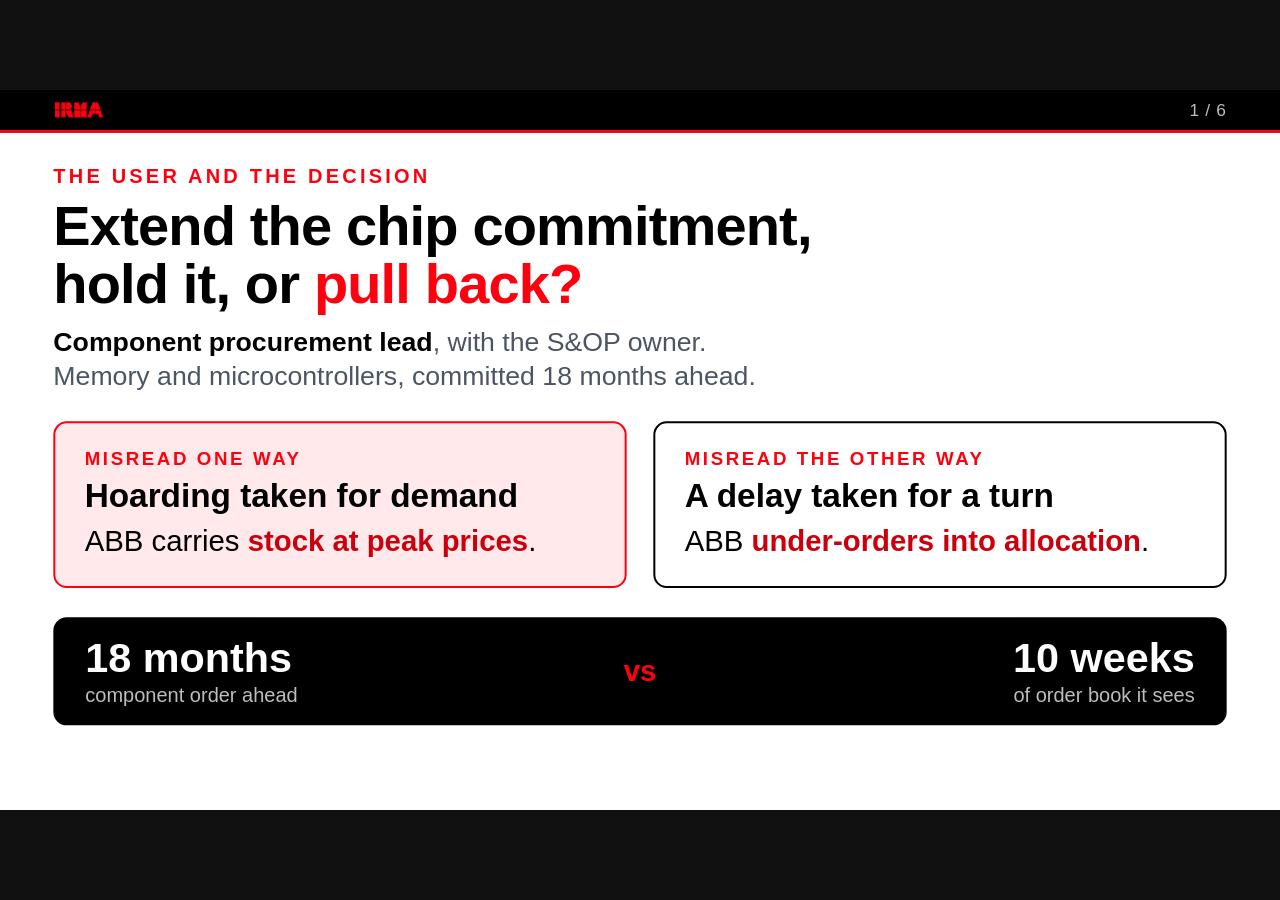
<file: docs/pitch-slides.html>
<!doctype html>
<html lang="en">
<head>
<meta charset="utf-8">
<meta name="viewport" content="width=device-width, initial-scale=1">
<title>Irma: pitch slides</title>
<style>
  :root { --red:#ff000f; --red-dark:#cc000c; --soft:#ffe9ea; --ink:#000; --ink2:#4b5563; --line:#e4e6ea; --bg2:#f5f5f5;
          --font:-apple-system,BlinkMacSystemFont,"Helvetica Neue","Segoe UI",Roboto,Helvetica,Arial,sans-serif; }
  * { box-sizing:border-box; }
  html,body { margin:0; height:100%; background:#111; overflow:hidden; font-family:var(--font); color:var(--ink); -webkit-font-smoothing:antialiased; }
  #stage { position:absolute; left:50%; top:50%; width:1920px; height:1080px; background:#fff; transform-origin:0 0; overflow:hidden; }
  .bar { position:absolute; left:0; top:0; width:100%; height:64px; background:#000; border-bottom:4px solid var(--red); display:flex; align-items:center; padding:0 80px; z-index:5; }
  .bar img { height:30px; display:block; }
  .bar .pos { margin-left:auto; color:#bdbdbd; font-size:26px; letter-spacing:.04em; font-variant-numeric:tabular-nums; }
  .bar .tag { margin-left:28px; color:#fff; font-size:22px; letter-spacing:.14em; text-transform:uppercase; border:2px solid var(--red); padding:2px 14px; border-radius:4px; display:none; }
  body.appx .bar .tag { display:block; }
  .slide { position:absolute; left:0; top:68px; width:1920px; height:1012px; padding:44px 80px 40px; opacity:0; pointer-events:none; transition:opacity .18s; }
  .slide.on { opacity:1; pointer-events:auto; }
  .eyebrow { color:var(--red); font-weight:800; font-size:30px; letter-spacing:.16em; text-transform:uppercase; margin:0 0 14px; }
  h1 { text-wrap:balance; font-size:84px; line-height:1.04; font-weight:800; margin:0; letter-spacing:-.015em; }
  h1 em { font-style:normal; color:var(--red); }
  .sub { text-wrap:balance; font-size:40px; line-height:1.25; color:var(--ink2); margin:18px 0 0; }
  .sub b { color:var(--ink); }
  .foot { position:absolute; left:80px; right:80px; bottom:34px; font-size:28px; color:var(--ink2); }

  /* slide 1 */
  .costs { display:grid; grid-template-columns:1fr 1fr; gap:40px; margin-top:44px; }
  .cost { border:3px solid #000; border-radius:20px; padding:38px 44px 40px; position:relative; background:#fff; }
  .cost.hot { border-color:var(--red); background:var(--soft); }
  .cost .k { font-size:28px; font-weight:800; letter-spacing:.14em; text-transform:uppercase; color:var(--red); }
  .cost .misread { font-size:50px; font-weight:800; line-height:1.1; margin:12px 0 14px; }
  .cost .pays { font-size:44px; line-height:1.2; }
  .cost .pays b { color:var(--red-dark); }
  .strip { margin-top:44px; display:grid; grid-template-columns:1fr auto 1fr; align-items:center; gap:30px; background:#000; color:#fff; border-radius:20px; padding:30px 48px; }
  .strip .big { font-size:62px; font-weight:800; line-height:1; }
  .strip .big small { font-size:30px; font-weight:500; display:block; color:#bdbdbd; margin-top:10px; letter-spacing:0; }
  .strip .vs { color:var(--red); font-size:44px; font-weight:800; }

  /* slide 2 */
  .legend { display:flex; gap:48px; font-size:30px; color:var(--ink2); margin-top:6px; align-items:center; }
  .legend i { display:inline-block; width:34px; height:22px; border-radius:4px; vertical-align:-3px; margin-right:12px; }
  svg text { font-family:var(--font); }

  /* slide 3 */
  .two { display:grid; grid-template-columns:760px 1fr; gap:56px; margin-top:34px; }
  .box { border-radius:20px; padding:30px 38px 32px; margin-bottom:28px; }
  .box.s { background:#000; color:#fff; }
  .box.c { background:var(--soft); border:3px solid var(--red); }
  .box h2 { margin:0; font-size:48px; font-weight:800; display:flex; justify-content:space-between; align-items:baseline; }
  .box h2 span { font-size:30px; font-weight:600; opacity:.75; }
  .box .why { font-size:30px; margin:6px 0 14px; opacity:.85; }
  .box ul { margin:0; padding:0; list-style:none; font-size:36px; line-height:1.35; }
  .box li::before { content:""; display:inline-block; width:14px; height:14px; background:var(--red); margin-right:16px; vertical-align:2px; }
  .wave h3 { font-size:38px; margin:0 0 6px; font-weight:800; }
  .steps3 { white-space:nowrap; display:grid; grid-template-columns:1.2fr 1.3fr 1fr; gap:20px; margin-top:6px; }
  .steps3 div { font-size:30px; line-height:1.2; }
  .steps3 b { display:inline-grid; place-items:center; width:42px; height:42px; border-radius:50%; background:var(--red); color:#fff; font-size:26px; margin-right:12px; vertical-align:2px; }
  .wave .src { font-size:24px; color:var(--ink2); margin-top:14px; }

  /* slide 4 */
  .flow { display:grid; grid-template-columns:1fr 70px 1.25fr 70px 1.45fr 70px 1fr; align-items:stretch; margin-top:46px; }
  .node { min-height:470px; border:3px solid #000; border-radius:20px; padding:26px 26px 28px; background:#fff; display:flex; flex-direction:column; }
  .node .n { font-size:26px; font-weight:800; letter-spacing:.14em; text-transform:uppercase; color:var(--red); }
  .node h2 { font-size:46px; line-height:1.05; font-weight:800; margin:8px 0 14px; }
  .node p { font-size:32px; line-height:1.25; margin:0; }
  .node .who { margin-top:auto; padding-top:18px; font-size:26px; font-weight:700; color:var(--ink2); }
  .node.llm { background:var(--bg2); }
  .node.code { background:#000; color:#fff; border-color:#000; }
  .node.code .n { color:#ff6b74; }
  .node.code .who { color:#bdbdbd; }
  .node.code p b { color:#fff; }
  .node.code li { font-size:34px; line-height:1.3; }
  .node ul { margin:0; padding:0; list-style:none; }
  .node ul li::before { content:""; display:inline-block; width:12px; height:12px; background:var(--red); margin-right:14px; vertical-align:2px; }
  .arrow { display:grid; place-items:center; }
  .arrow svg { width:60px; height:40px; }
  .gate { position:relative; }
  .guard { margin-top:34px; border:4px solid var(--red); background:var(--soft); border-radius:20px; padding:24px 40px; display:flex; align-items:center; gap:34px; }
  .guard .badge { background:var(--red); color:#fff; font-weight:800; font-size:30px; letter-spacing:.14em; text-transform:uppercase; padding:10px 22px; border-radius:10px; white-space:nowrap; }
  .guard .txt { font-size:40px; line-height:1.2; font-weight:700; }
  .chips { display:flex; gap:22px; margin-top:34px; }
  .chip { font-size:34px; font-weight:800; border:3px solid #000; border-radius:999px; padding:10px 30px; }
  .chip.r { background:#000; color:#fff; }

  /* slide 5 */
  .data { display:grid; grid-template-columns:790px 1fr; gap:64px; margin-top:34px; }
  .cards { display:grid; grid-template-columns:repeat(10,60px); gap:10px; margin:6px 0 26px; }
  .cards i { width:60px; height:60px; border-radius:8px; background:#000; }
  .cards i.d { background:#9aa0a6; }
  .cards i.a { background:var(--red); }
  .lg { display:grid; gap:14px; font-size:34px; }
  .lg div { display:grid; grid-template-columns:62px 1fr; align-items:center; }
  .lg i { width:44px; height:44px; border-radius:8px; display:block; }
  .lg b { font-weight:800; }
  .lg span { color:var(--ink2); font-size:28px; font-weight:500; display:block; line-height:1.15; }
  .plug { border:4px solid var(--red); border-radius:20px; padding:30px 40px 34px; background:#fff; }
  .plug h2 { margin:0 0 6px; font-size:44px; font-weight:800; }
  .plug .sap { color:var(--red); }
  .row { display:grid; grid-template-columns:1fr 54px 1fr; align-items:center; gap:10px; padding:20px 0; border-top:2px solid var(--line); font-size:34px; line-height:1.15; }
  .row:first-of-type { border-top:0; }
  .row .a { color:#000; font-weight:800; }
  .row .b { color:var(--ink2); }
  .row .b small { display:block; font-size:26px; margin-top:4px; }
  .row svg { width:44px; height:30px; }
  .plug .eng { margin-top:14px; padding-top:18px; border-top:2px solid var(--line); font-size:34px; font-weight:800; }
  .honest { position:absolute; left:80px; right:80px; bottom:34px; background:#000; color:#fff; border-radius:20px; padding:22px 40px; font-size:32px; line-height:1.25; }
  .honest b { color:#ff6b74; letter-spacing:.1em; text-transform:uppercase; font-size:26px; margin-right:16px; }

  /* slide 6 */
  .pilot { display:grid; grid-template-columns:repeat(3,1fr); gap:34px; margin-top:44px; position:relative; }
  .pstep { border:3px solid #000; border-radius:20px; padding:34px 36px 38px; }
  .pstep .num { font-size:110px; line-height:.9; font-weight:800; color:var(--red); }
  .pstep h2 { font-size:56px; margin:10px 0 12px; font-weight:800; }
  .pstep p { font-size:36px; line-height:1.25; margin:0; }
  .pstep.mid { background:#000; color:#fff; border-color:#000; }
  .closing { position:absolute; left:80px; right:80px; bottom:40px; display:flex; justify-content:space-between; align-items:flex-end; }
  .closing .l { font-size:64px; font-weight:800; line-height:1.05; }
  .closing .l em { font-style:normal; color:var(--red); }
  .closing .r { font-size:34px; color:var(--ink2); text-align:right; line-height:1.25; }

  /* appendix */
  .apx-list { margin:44px 0 0; padding:0; list-style:none; font-size:44px; line-height:1.5; counter-reset:s; }
  .apx-list li { counter-increment:s; }
  .apx-list li::before { content:counter(s); display:inline-grid; place-items:center; width:62px; height:62px; border-radius:50%; background:var(--red); color:#fff; font-weight:800; font-size:38px; margin-right:26px; vertical-align:-3px; }
  .apx { display:grid; grid-template-columns:1240px 1fr; gap:48px; height:100%; padding-top:6px; }
  .apx .shot { border:2px solid #000; border-radius:10px; overflow:hidden; box-shadow:0 10px 28px rgba(0,0,0,.18); align-self:start; background:#fff; }
  .apx .shot img { display:block; width:100%; height:auto; }
  .apx .cap .st { font-size:28px; font-weight:800; letter-spacing:.14em; text-transform:uppercase; color:var(--red); }
  .apx .cap h2 { font-size:54px; line-height:1.05; margin:10px 0 24px; font-weight:800; }
  .apx .cap p { font-size:32px; line-height:1.3; margin:0 0 20px; }
  .apx .cap p b { font-weight:800; }
  .apx .cap .num { font-weight:800; color:var(--red-dark); }
  .apx .cap .src { font-size:24px; color:var(--ink2); margin-top:26px; }
</style>
</head>
<body>
<div id="stage">
  <div class="bar"><img src="[data-uri]" alt="IRMA"><span class="tag">Backup</span><span class="pos" id="pos"></span></div>

  <!-- 1. User and decision -->
  <section class="slide" data-title="User and decision">
    <p class="eyebrow">The user and the decision</p>
    <h1>Extend the chip commitment, hold it, or <em>pull back?</em></h1>
    <p class="sub"><b>Component procurement lead</b>, with the S&amp;OP owner. Memory and microcontrollers, committed 18 months ahead.</p>
    <div class="costs">
      <div class="cost hot">
        <div class="k">Misread one way</div>
        <div class="misread">Hoarding taken for demand</div>
        <div class="pays">ABB carries <b>stock at peak prices</b>.</div>
      </div>
      <div class="cost">
        <div class="k">Misread the other way</div>
        <div class="misread">A delay taken for a turn</div>
        <div class="pays">ABB <b>under-orders into allocation</b>.</div>
      </div>
    </div>
    <div class="strip">
      <div class="big">18 months<small>component order ahead</small></div>
      <div class="vs">vs</div>
      <div class="big" style="text-align:right">10 weeks<small>of order book it sees</small></div>
    </div>
  </section>

  <!-- 2. Lag chain -->
  <section class="slide" data-title="Lag chain">
    <p class="eyebrow">The market: a seven-link chain</p>
    <h1>By the time the order book shows it, the chips are <em>already ordered.</em></h1>
    <svg viewBox="0 0 1840 650" width="1760" height="622" style="margin-top:12px" role="img" aria-label="Seven-link lag chain with lead times in months before the relay order reaches ABB">
      <!-- grid + axis -->
      <g stroke="#e4e6ea" stroke-width="2">
        <line x1="720" y1="62" x2="720" y2="612"/><line x1="900" y1="62" x2="900" y2="612"/><line x1="1080" y1="62" x2="1080" y2="612"/>
        <line x1="1260" y1="62" x2="1260" y2="612"/><line x1="1440" y1="62" x2="1440" y2="612"/><line x1="1620" y1="62" x2="1620" y2="612"/><line x1="1800" y1="62" x2="1800" y2="612"/>
      </g>
      <g font-size="30" fill="#4b5563" text-anchor="middle" font-weight="600">
        <text x="720" y="42">36</text><text x="900" y="42">30</text><text x="1080" y="42">24</text><text x="1260" y="42">18</text><text x="1440" y="42">12</text><text x="1620" y="42">6</text><text x="1800" y="42">0</text>
      </g>
      <text x="0" y="42" font-size="30" fill="#4b5563" font-weight="600">Months before the relay order reaches ABB</text>
      <!-- deadline line -->
      <line x1="1260" y1="60" x2="1260" y2="612" stroke="#ff000f" stroke-width="4" stroke-dasharray="14 10"/>
      <!-- rows -->
      <g font-size="35" font-weight="700" fill="#000">
        <g><circle cx="24" cy="100" r="22" fill="#000"/><text x="24" y="111" text-anchor="middle" font-size="28" fill="#fff" font-weight="800">1</text><text x="62" y="112">Hyperscaler capex raised</text></g>
        <g><circle cx="24" cy="178" r="22" fill="#000"/><text x="24" y="189" text-anchor="middle" font-size="28" fill="#fff" font-weight="800">2</text><text x="62" y="190">Land bought, grid inquiry</text></g>
        <g><circle cx="24" cy="256" r="22" fill="#000"/><text x="24" y="267" text-anchor="middle" font-size="28" fill="#fff" font-weight="800">3</text><text x="62" y="268">Connection agreement signed</text></g>
        <g><circle cx="24" cy="334" r="22" fill="#000"/><text x="24" y="345" text-anchor="middle" font-size="28" fill="#fff" font-weight="800">4</text><text x="62" y="346">Permit, construction starts</text></g>
        <g><circle cx="24" cy="412" r="22" fill="#000"/><text x="24" y="423" text-anchor="middle" font-size="28" fill="#fff" font-weight="800">5</text><text x="62" y="424">Substation design, tender</text></g>
        <g><circle cx="24" cy="490" r="22" fill="#000"/><text x="24" y="501" text-anchor="middle" font-size="28" fill="#fff" font-weight="800">6</text><text x="62" y="502">Relay order reaches ABB</text></g>
        <g><circle cx="24" cy="568" r="22" fill="#ff000f"/><text x="24" y="579" text-anchor="middle" font-size="28" fill="#fff" font-weight="800">7</text><text x="62" y="580" fill="#cc000c">Chip order placed</text></g>
      </g>
      <!-- bars -->
      <g font-size="30" font-weight="800" fill="#fff" text-anchor="middle">
        <rect x="900" y="77" width="180" height="46" rx="8" fill="#ff000f"/><text x="990" y="110">24–30</text>
        <rect x="720" y="155" width="360" height="46" rx="8" fill="#ff000f"/><text x="900" y="188">24–36</text>
        <rect x="900" y="233" width="360" height="46" rx="8" fill="#ff000f"/><text x="1080" y="266">18–30</text>
        <rect x="1260" y="311" width="180" height="46" rx="8" fill="#8a8f98"/><text x="1350" y="344">12–18</text>
        <rect x="1440" y="389" width="180" height="46" rx="8" fill="#8a8f98"/><text x="1530" y="422">6–12</text>
      </g>
      <!-- link 6 -->
      <rect x="1730" y="467" width="70" height="46" rx="6" fill="#000"/>
      <text x="1700" y="502" font-size="30" font-weight="700" text-anchor="end" fill="#000">ABB sees about 10 weeks</text>
      <!-- link 7 -->
      <polygon points="1260,540 1288,568 1260,596 1232,568" fill="#ff000f"/>
      <text x="1306" y="580" font-size="35" font-weight="800" fill="#cc000c">18 months ahead</text>
    </svg>
    <div class="legend">
      <span><i style="background:#ff000f"></i>Visible before the chip order</span>
      <span><i style="background:#8a8f98"></i>Arrives too late</span>
      <span><i style="background:#000"></i>What the order book sees</span>
    </div>
  </section>

  <!-- 3. Structural vs cyclical + bullwhip -->
  <section class="slide" data-title="Structural vs cyclical">
    <p class="eyebrow">The mechanism</p>
    <h1>Structural demand stays. <em>Cyclical hoarding unwinds.</em></h1>
    <div class="two">
      <div>
        <div class="box s">
          <h2>Structural <span>19 of 37 cards</span></h2>
          <div class="why">Does not reverse with one quarter</div>
          <ul><li>Signed grid connection agreements</li><li>22-year power contracts</li><li>EU grid investment</li></ul>
        </div>
        <div class="box c">
          <h2>Cyclical <span>9 of 37 cards</span></h2>
          <div class="why">Turns first</div>
          <ul><li>Memory contract prices</li><li>Distributor stock and queues</li><li>Project timing</li></ul>
        </div>
      </div>
      <div class="wave">
        <h3>The bullwhip: orders swing wider than demand</h3>
        <svg viewBox="0 0 960 470" width="960" height="470" role="img" aria-label="Illustrative bullwhip: orders overshoot end demand then unwind">
          <rect x="0" y="0" width="960" height="470" rx="18" fill="#f5f5f5"/>
          <line x1="60" y1="410" x2="930" y2="410" stroke="#000" stroke-width="3"/>
          <line x1="60" y1="30" x2="60" y2="410" stroke="#000" stroke-width="3"/>
          <text x="930" y="448" text-anchor="end" font-size="26" fill="#4b5563">time</text>
          <path d="M60,370 C220,360 330,290 470,240 S760,200 930,190" fill="none" stroke="#000" stroke-width="8" stroke-linecap="round"/>
          <path d="M60,376 C190,372 250,330 320,230 C380,140 420,70 500,76 C590,84 620,250 690,350 C730,405 800,395 930,330" fill="none" stroke="#ff000f" stroke-width="10" stroke-linecap="round"/>
          <text x="700" y="162" font-size="34" font-weight="800" fill="#000">End demand</text>
          <text x="560" y="64" font-size="34" font-weight="800" fill="#ff000f">Orders</text>
          <g font-size="28" font-weight="800" fill="#fff" text-anchor="middle">
            <circle cx="215" cy="351" r="22" fill="#ff000f"/><text x="215" y="361">1</text>
            <circle cx="445" cy="90" r="22" fill="#ff000f"/><text x="445" y="100">2</text>
            <circle cx="692" cy="352" r="22" fill="#ff000f"/><text x="692" y="362">3</text>
          </g>
          <text x="80" y="448" font-size="26" fill="#4b5563">Illustrative shape, not data</text>
        </svg>
        <div class="steps3" style="margin-top:12px">
          <div><b>1</b>12 → 22 weeks</div>
          <div><b>2</b>Orders doubled</div>
          <div><b>3</b>Unwound</div>
        </div>
        <div class="src">2021–23 analogy: lead times 12.2 (Feb 2020) to 22.2 weeks (Apr 2021) at Broadcom. Sentiment turned a quarter or two before shipments did.</div>
      </div>
    </div>
  </section>

  <!-- 4. Architecture -->
  <section class="slide" data-title="Architecture">
    <p class="eyebrow">How the AI works: nine agents</p>
    <h1>Models read. <em>Code decides every number.</em></h1>
    <div class="flow">
      <div class="node">
        <div class="n">1 · In</div>
        <h2>New data</h2>
        <p>Grid reports, price lists, press releases</p>
        <div class="who">Collector normalises</div>
      </div>
      <div class="arrow"><svg viewBox="0 0 60 40"><path d="M2 20 H48 M36 6 L54 20 L36 34" fill="none" stroke="#000" stroke-width="5" stroke-linecap="round" stroke-linejoin="round"/></svg></div>
      <div class="node llm">
        <div class="n">2 · Language model</div>
        <h2>Agents read and classify</h2>
        <p>Quote the source. Grade it. Argue the other side.</p>
        <div class="who">Never produces a number</div>
      </div>
      <div class="arrow gate"><svg viewBox="0 0 60 40"><path d="M2 20 H48 M36 6 L54 20 L36 34" fill="none" stroke="#ff000f" stroke-width="5" stroke-linecap="round" stroke-linejoin="round"/></svg></div>
      <div class="node code">
        <div class="n">3 · Code engine</div>
        <h2>Computes</h2>
        <ul><li>Signal weights</li><li>Scenario probabilities</li><li>Recommended move</li></ul>
        <div class="who">Tested code, no key needed</div>
      </div>
      <div class="arrow"><svg viewBox="0 0 60 40"><path d="M2 20 H48 M36 6 L54 20 L36 34" fill="none" stroke="#000" stroke-width="5" stroke-linecap="round" stroke-linejoin="round"/></svg></div>
      <div class="node">
        <div class="n">4 · Out</div>
        <h2>The planner</h2>
        <p>Sees sources, doubts and the move. Decides.</p>
        <div class="who">Dispute halves a weight</div>
      </div>
    </div>
    <div class="guard">
      <div class="badge">Guardrail</div>
      <div class="txt">Strips quantity, purchase and order-timing language from every model text.</div>
    </div>
    <div class="chips"><span class="chip r">9 agents</span><span class="chip">5 read with a model</span><span class="chip">4 are pure code</span><span class="chip">223 tests</span><span class="chip">Runs without a key</span></div>
  </section>

  <!-- 5. Data portfolio -->
  <section class="slide" data-title="Data portfolio">
    <p class="eyebrow">The evidence</p>
    <h1>37 signal cards, <em>every one labelled.</em></h1>
    <div class="data">
      <div>
        <div class="cards" id="cards"></div>
        <div class="lg">
          <div><i style="background:#000"></i><b>35 SOURCE<span>Named public source, grade, date, lead time</span></b></div>
          <div><i style="background:#9aa0a6"></i><b>1 DEMODATA<span>Memory spot-to-contract spread placeholder</span></b></div>
          <div><i style="background:#ff000f"></i><b>1 ASSUMPTION<span>ABB frame-order coverage, SAP not connected</span></b></div>
        </div>
      </div>
      <div class="plug">
        <h2>Where ABB's <span class="sap">SAP data</span> plugs in</h2>
        <div class="row"><div class="a">Frame-order coverage</div><svg viewBox="0 0 44 30"><path d="M2 15 H34 M26 5 L40 15 L26 25" fill="none" stroke="#ff000f" stroke-width="4" stroke-linecap="round" stroke-linejoin="round"/></svg><div class="b">SIG&#8209;017 card<small>today a placeholder</small></div></div>
        <div class="row"><div class="a">Push-outs and cancellations</div><svg viewBox="0 0 44 30"><path d="M2 15 H34 M26 5 L40 15 L26 25" fill="none" stroke="#ff000f" stroke-width="4" stroke-linecap="round" stroke-linejoin="round"/></svg><div class="b">Bullwhip metric BW-5<small>not connected</small></div></div>
        <div class="row"><div class="a">Quote pipeline</div><svg viewBox="0 0 44 30"><path d="M2 15 H34 M26 5 L40 15 L26 25" fill="none" stroke="#ff000f" stroke-width="4" stroke-linecap="round" stroke-linejoin="round"/></svg><div class="b">Multiple bidding<small>on the same project</small></div></div>
        <div class="eng">Same card schema. The engine does not change.</div>
      </div>
    </div>
    <div class="honest"><b>Not real yet</b>Daily history and 3 of 5 demand-quality inputs are DEMODATA. Lead times are assumptions until back&#8209;tested.</div>
  </section>

  <!-- 6. Next steps -->
  <section class="slide" data-title="Next steps">
    <p class="eyebrow">Next step</p>
    <h1>A three-month pilot: <em>back-test the lead times</em> on ABB's order history.</h1>
    <div class="pilot">
      <div class="pstep"><div class="num">1</div><h2>Connect</h2><p>SAP frame-order coverage and schedule-line changes.</p></div>
      <div class="pstep mid"><div class="num">2</div><h2>Back-test</h2><p>Card series against relay order intake. Measured lead times replace assumed ones.</p></div>
      <div class="pstep"><div class="num">3</div><h2>Hand over</h2><p>ABB's planners rewrite the move templates. The engine stays.</p></div>
    </div>
    <div class="closing">
      <div class="l">18 months early,<br><em>not 10 weeks late.</em></div>
      <div class="r">Irma doesn't buy anything.<br>The planner decides.</div>
    </div>
  </section>

  <!-- Appendix divider -->
  <section class="slide" data-title="Appendix" data-appx>
    <p class="eyebrow">Appendix</p>
    <h1>Backup: the live demo, <em>step by step.</em></h1>
    <p class="sub">Screenshots from the real app: replay mode, 2026-10-03, data-centre segment, 1440 px. The first nine were taken before the overview was reordered; the last one shows the oil and gas segment.</p>
    <ol class="apx-list">
      <li>Overview and the recommended move</li>
      <li>Horizon: 1 y, then 3 y</li>
      <li>One signal, and how its weight is made</li>
      <li>The other side: negative signals</li>
      <li>New data: the Fingrid import</li>
      <li>The planner disputes a card</li>
    </ol>
  </section>

  <!-- Appendix 1a -->
  <section class="slide" data-title="Demo 1" data-appx>
    <div class="apx">
      <div class="shot"><img src="pitch-assets/demo-1b-move-trigger.png" alt="Overview with the recommended move and the trigger disclosure open"></div>
      <div class="cap">
        <div class="st">Demo step 1 of 6</div>
        <h2>Overview: the recommended move</h2>
        <p>Growth continues, components stay scarce: <span class="num">50%</span>, medium confidence.</p>
        <p>Open <b>Trigger · cost if wrong</b> on the procurement move.</p>
        <p>Triggers: SIG&#8209;007, SIG&#8209;018, SIG&#8209;015, SIG&#8209;009.</p>
      </div>
    </div>
  </section>

  <!-- Appendix 1b -->
  <section class="slide" data-title="Demo 1 next action" data-appx>
    <div class="apx">
      <div class="shot"><img src="pitch-assets/demo-1c-next-action.png" alt="Next action card with owner, due date and revisit date"></div>
      <div class="cap">
        <div class="st">Demo step 1 of 6</div>
        <h2>Next action</h2>
        <p>Owner: component procurement lead with the S&amp;OP owner.</p>
        <p>Due <span class="num">2026-10-17</span>. Revisit <span class="num">2026-10-31</span>.</p>
        <p>The planner decides. No quantities, no order dates.</p>
      </div>
    </div>
  </section>

  <!-- Appendix 2 -->
  <section class="slide" data-title="Demo 2" data-appx>
    <div class="apx">
      <div class="shot"><img src="pitch-assets/demo-2-horizon-3y.png" alt="Horizon set to 3 years: Nordic build-out leads"></div>
      <div class="cap">
        <div class="st">Demo step 2 of 6</div>
        <h2>Horizon: click 3 y</h2>
        <p>At three years the Nordic build-out leads: <span class="num">42%</span> to 39%, a near tie.</p>
        <p>The card says what changes if the runner-up wins.</p>
        <p>Click <b>1 y</b> again: growth with scarce chips, 47%.</p>
      </div>
    </div>
  </section>

  <!-- Appendix 3 -->
  <section class="slide" data-title="Demo 3" data-appx>
    <div class="apx">
      <div class="shot"><img src="pitch-assets/demo-3b-weight.png" alt="SIG&#8209;003 weight calculation, discount attribution, band and horizon fit"></div>
      <div class="cap">
        <div class="st">Demo step 3 of 6</div>
        <h2>A signal: Google FI, EUR 13 bn</h2>
        <p>Weight <span class="num">0.59</span>: grade A, fresh, large.</p>
        <p>Where the discount comes from, the band across four methods (0.59 to 0.88), the weight at 1, 2 and 3 years (0.45, 0.59, 0.59).</p>
      </div>
    </div>
  </section>

  <!-- Appendix 4a -->
  <section class="slide" data-title="Demo 4a" data-appx>
    <div class="apx">
      <div class="shot"><img src="pitch-assets/demo-4a-negative-signals.png" alt="Signals page with the negative signals and counter-evidence list"></div>
      <div class="cap">
        <div class="st">Demo step 4 of 6</div>
        <h2>The other side</h2>
        <p>Signals page, right column: <b>Negative signals and counter-evidence</b>.</p>
        <p><span class="num">7</span> signals and <span class="num">31</span> counter-evidence cards.</p>
      </div>
    </div>
  </section>

  <!-- Appendix 4b -->
  <section class="slide" data-title="Demo 4b" data-appx>
    <div class="apx">
      <div class="shot"><img src="pitch-assets/demo-4b-region-nordics.png" alt="Region filter set to Nordics: the lists filter"></div>
      <div class="cap">
        <div class="st">Demo step 4 of 6</div>
        <h2>Region: Nordics</h2>
        <p>The lists filter: <span class="num">2</span> signals, <span class="num">13</span> counter-evidence cards.</p>
        <p>Set the region back to All.</p>
      </div>
    </div>
  </section>

  <!-- Appendix 5a -->
  <section class="slide" data-title="Demo 5a" data-appx>
    <div class="apx">
      <div class="shot"><img src="pitch-assets/demo-5c-import-result-lower.png" alt="Import result: scenario probabilities and the unchanged recommended move"></div>
      <div class="cap">
        <div class="st">Demo step 5 of 6</div>
        <h2>New data: the import</h2>
        <p>Import data, then <b>Import demonstration item</b> (a labelled DEMODATA Fingrid update).</p>
        <p>Growth continues <span class="num">49.8 → 49.7%</span>. Nordics <span class="num">36.7 → 36.9%</span>.</p>
        <p>Recommended move unchanged, medium confidence. Same owner, same due date.</p>
      </div>
    </div>
  </section>

  <!-- Appendix 5b -->
  <section class="slide" data-title="Demo 5b" data-appx>
    <div class="apx">
      <div class="shot"><img src="pitch-assets/demo-5d-processing-steps.png" alt="Processing steps: the run trace"></div>
      <div class="cap">
        <div class="st">Demo step 5 of 6</div>
        <h2>Processing steps</h2>
        <p>The trace: collector, demand agent, counter-evidence agent (two new counter-claims), bullwhip, scenario, <b>Recommendation agent (code)</b>.</p>
        <p>LLM steps are marked <b>replay</b>: no key.</p>
      </div>
    </div>
  </section>

  <!-- Appendix 6 -->
  <section class="slide" data-title="Demo 6" data-appx>
    <div class="apx">
      <div class="shot"><img src="pitch-assets/demo-6b-disputed-top.png" alt="SIG&#8209;001 after the dispute: weight 0.09, earlier version kept"></div>
      <div class="cap">
        <div class="st">Demo step 6 of 6</div>
        <h2>The planner decides</h2>
        <p>Open SIG&#8209;001, type "GW is not relays for our mix", click <b>Dispute</b>.</p>
        <p>Weight <span class="num">0.17 → 0.09</span>, logged with name and reason.</p>
        <p><b>Earlier versions of this card</b> keeps the original grade-A Fingrid report.</p>
      </div>
    </div>
  </section>

  <!-- Appendix spare -->
  <section class="slide" data-title="Spare" data-appx>
    <div class="apx">
      <div class="shot"><img src="pitch-assets/demo-7-oilgas.png" alt="Oil and gas segment: its own recommended move, low confidence"></div>
      <div class="cap">
        <div class="st">Spare step</div>
        <h2>Oil and gas segment</h2>
        <p>Ten sourced cards and the segment's own eight situations. The leader is at <span class="num">30%</span>, with three close behind. The move changes: ask the key suppliers for a written delivery status on oil and gas relay parts.</p>
        <p>Confidence: <span class="num">low</span>.</p>
        <p>The Historical data panel replays 2021 to 2023 and is labelled illustrative, not validation and not a forecast.</p>
      </div>
    </div>
  </section>
</div>

<script>
(function () {
  const stage = document.getElementById('stage');
  const slides = Array.from(document.querySelectorAll('.slide'));
  const pos = document.getElementById('pos');
  const mainCount = slides.filter(s => !s.hasAttribute('data-appx')).length;
  let i = 0;

  // 37 card squares: 35 SOURCE, 1 DEMODATA, 1 ASSUMPTION
  const cards = document.getElementById('cards');
  for (let k = 0; k < 37; k++) { const e = document.createElement('i'); if (k === 35) e.className = 'd'; if (k === 36) e.className = 'a'; cards.appendChild(e); }

  function fit() {
    const s = Math.min(innerWidth / 1920, innerHeight / 1080);
    stage.style.transform = 'scale(' + s + ') translate(-50%,-50%)';
  }
  function show(n) {
    i = Math.max(0, Math.min(slides.length - 1, n));
    slides.forEach((s, k) => s.classList.toggle('on', k === i));
    const appx = slides[i].hasAttribute('data-appx');
    document.body.classList.toggle('appx', appx);
    pos.textContent = appx ? 'Appendix ' + (i - mainCount + 1) + ' / ' + (slides.length - mainCount) : (i + 1) + ' / ' + mainCount;
    if (location.hash !== '#' + (i + 1)) history.replaceState(null, '', '#' + (i + 1));
  }
  function fromHash() { const n = parseInt(location.hash.slice(1), 10); return isNaN(n) ? 0 : n - 1; }
  function fs() { if (document.fullscreenElement) document.exitFullscreen(); else document.documentElement.requestFullscreen && document.documentElement.requestFullscreen(); }

  addEventListener('keydown', e => {
    if (e.metaKey || e.ctrlKey || e.altKey) return;
    const k = e.key;
    if (['ArrowRight', 'ArrowDown', 'PageDown', ' ', 'Enter'].includes(k)) { e.preventDefault(); show(i + 1); }
    else if (['ArrowLeft', 'ArrowUp', 'PageUp', 'Backspace'].includes(k)) { e.preventDefault(); show(i - 1); }
    else if (k === 'Home') show(0);
    else if (k === 'End') show(slides.length - 1);
    else if (k === 'f' || k === 'F') fs();
    else if (k === 'a' || k === 'A') show(mainCount);   // jump to the appendix
  });
  addEventListener('click', e => { if (e.clientX < innerWidth * 0.18) show(i - 1); else show(i + 1); });
  addEventListener('resize', fit);
  addEventListener('hashchange', () => show(fromHash()));
  fit(); show(fromHash());
})();
</script>
</body>
</html>
</file>
